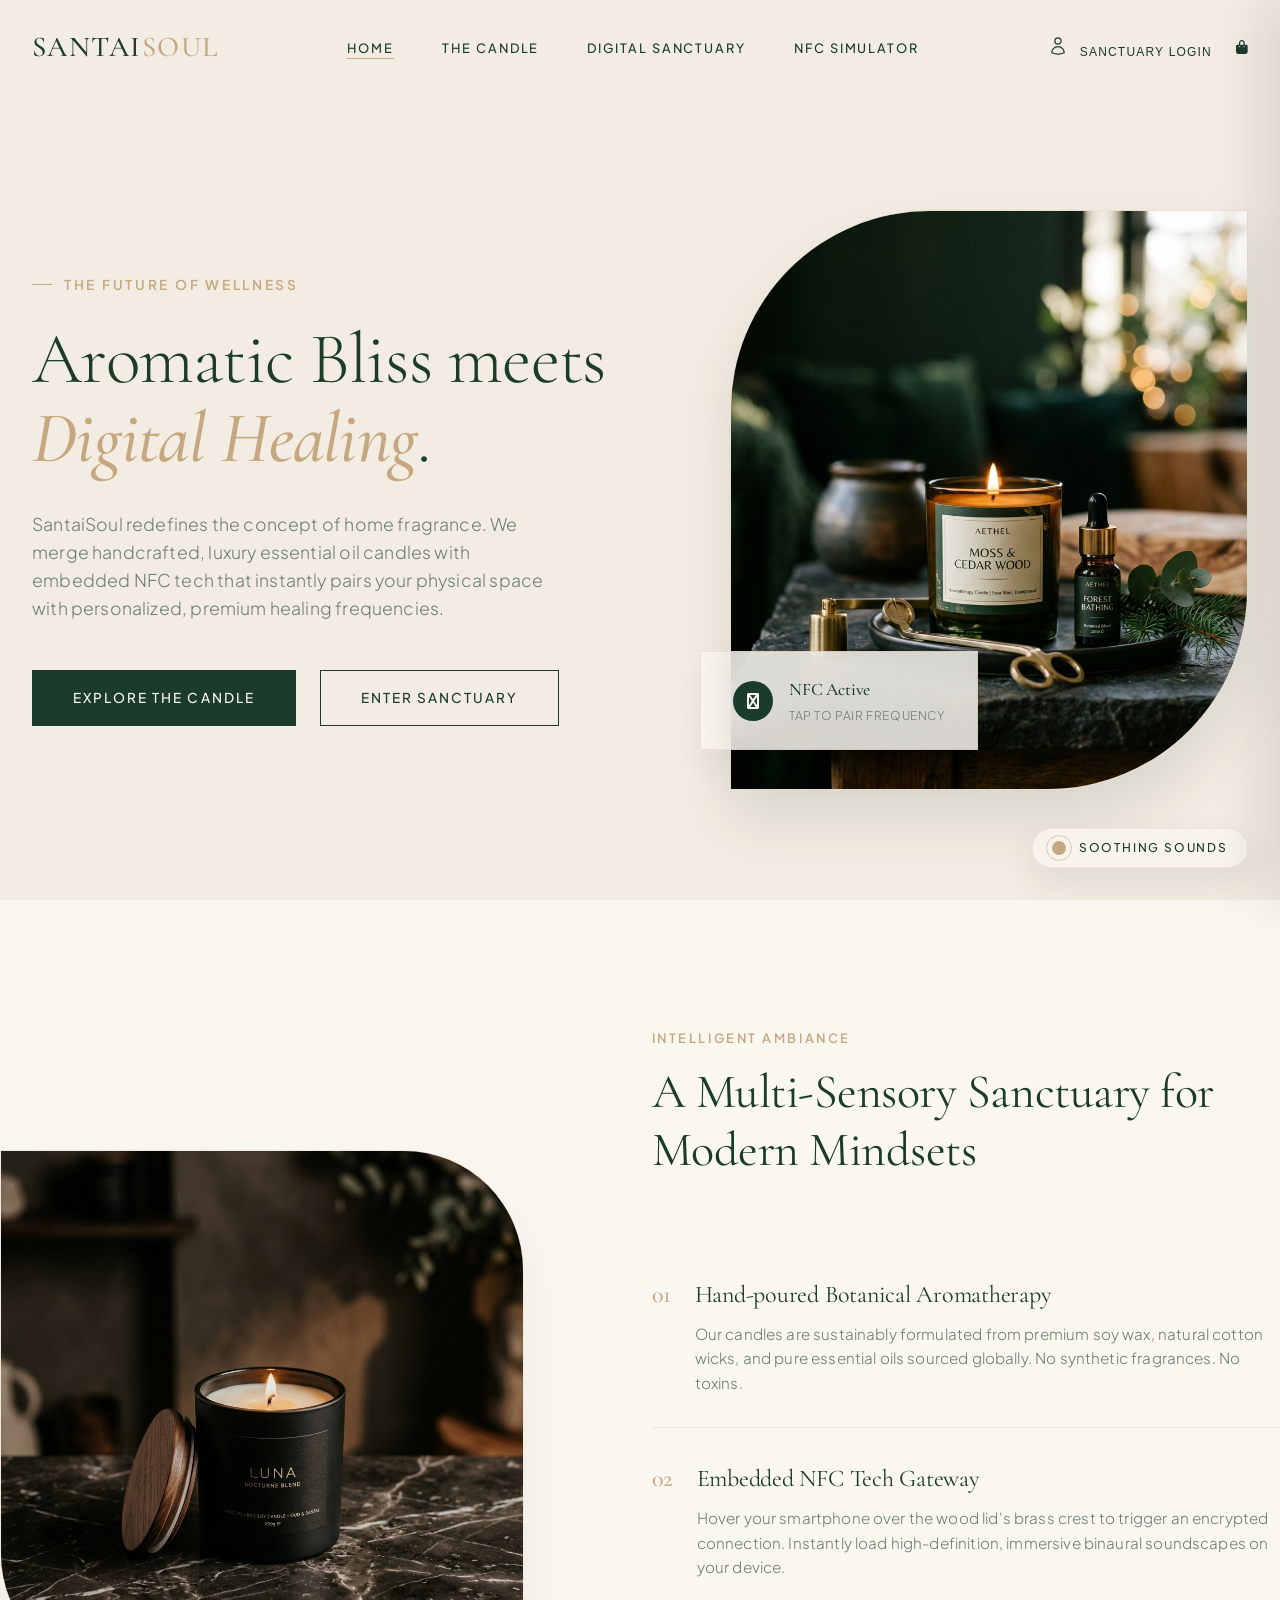
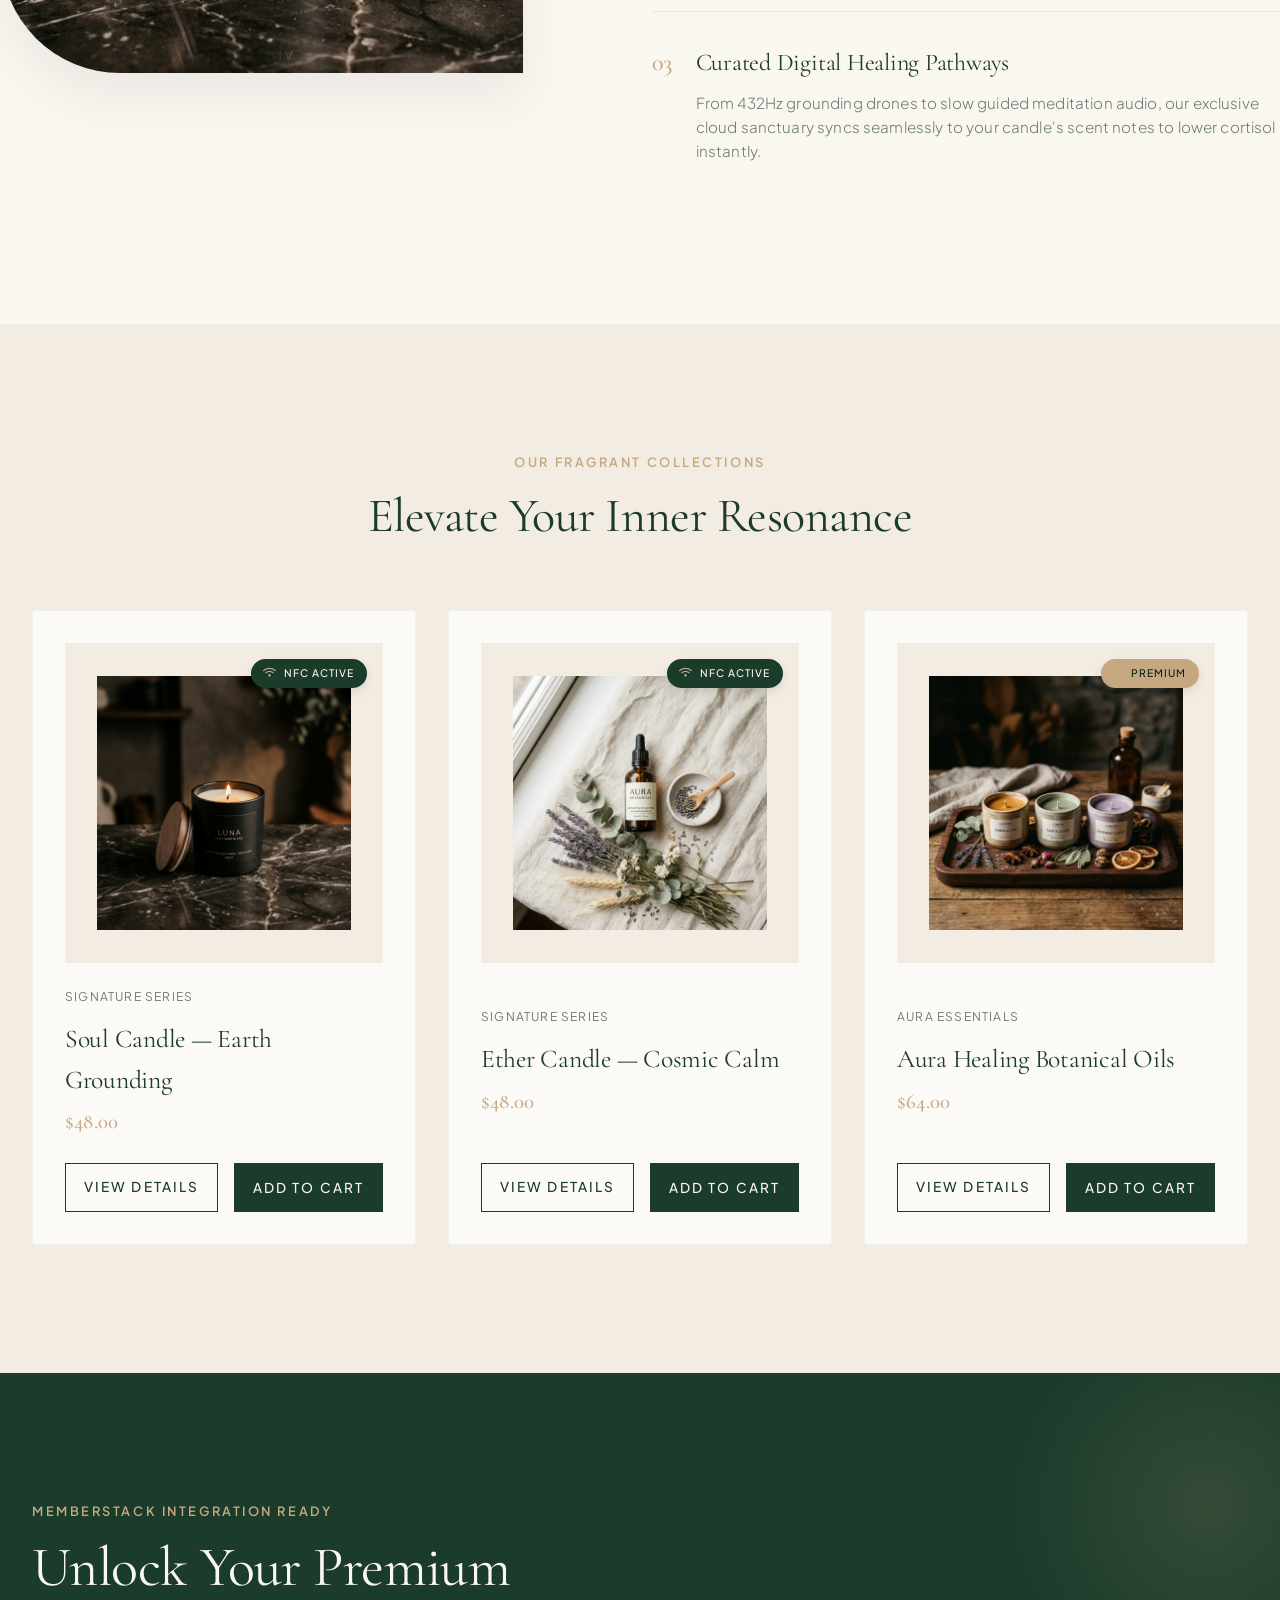
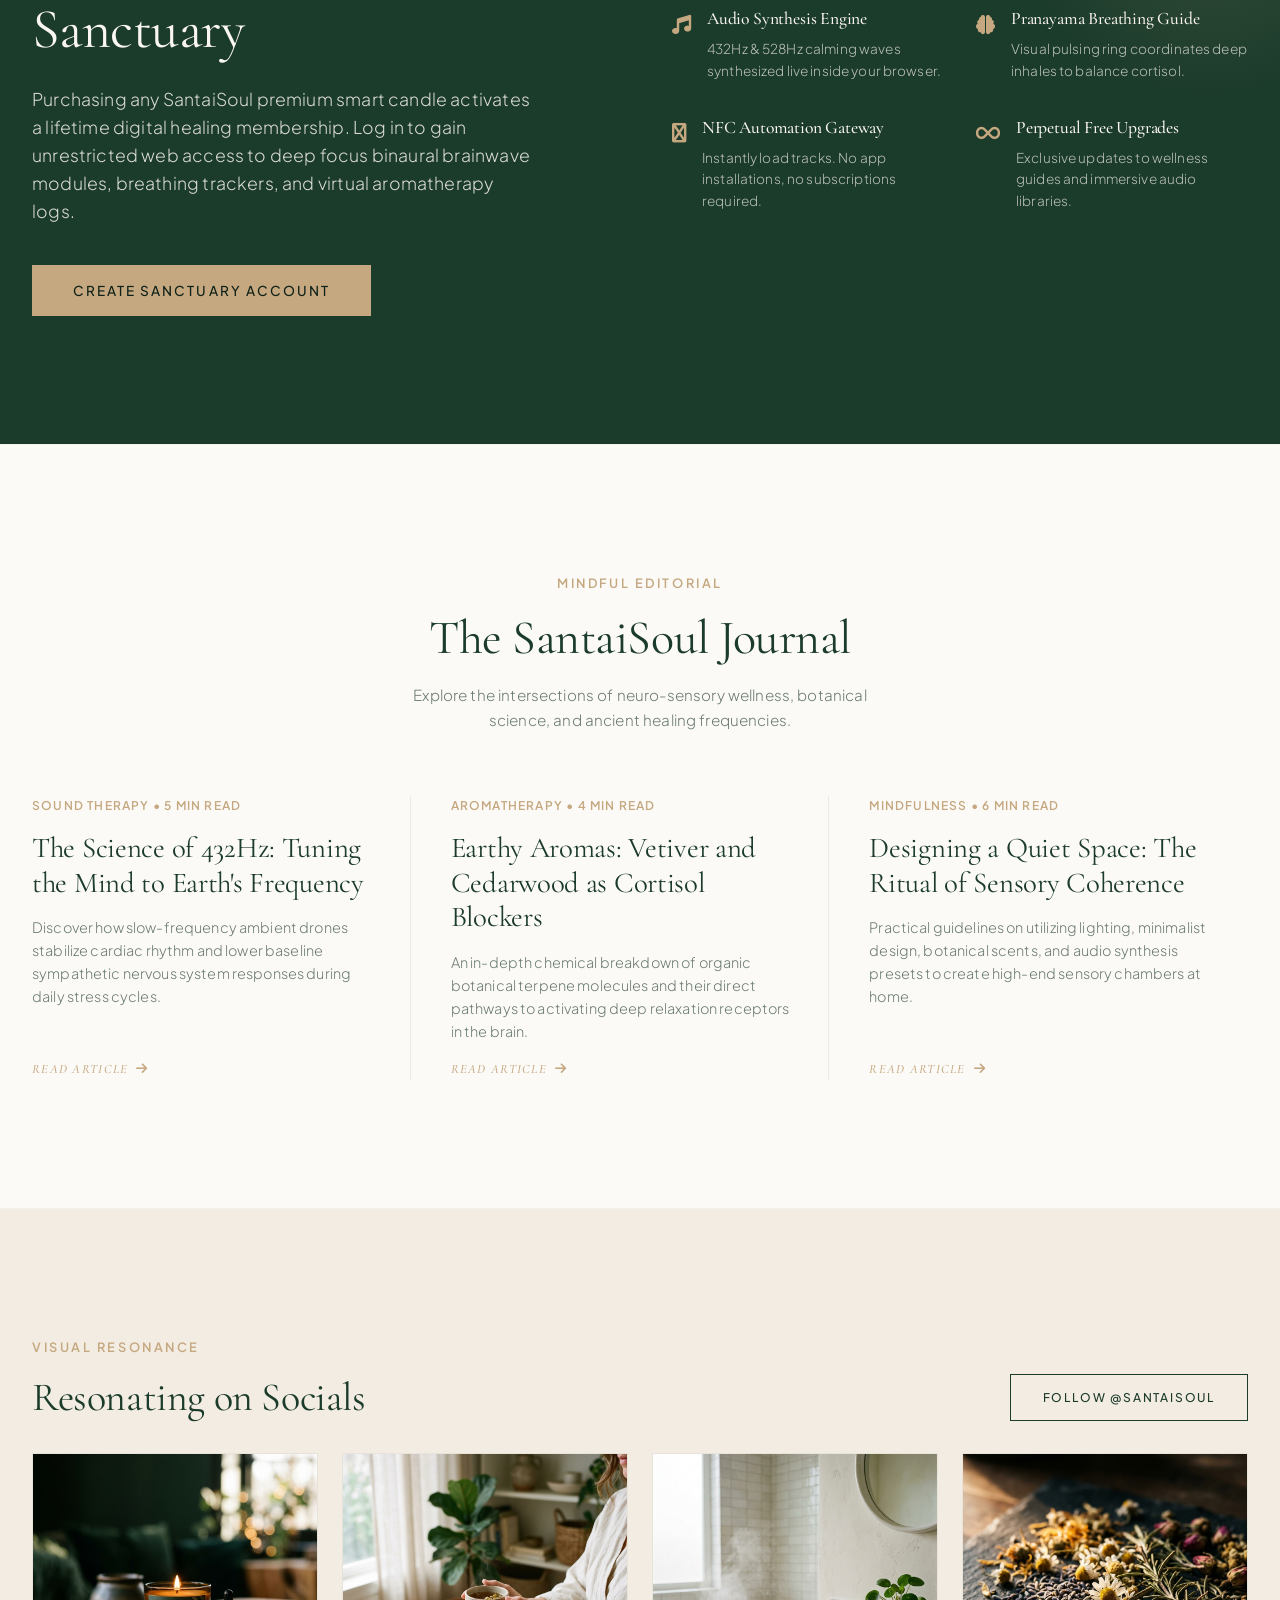
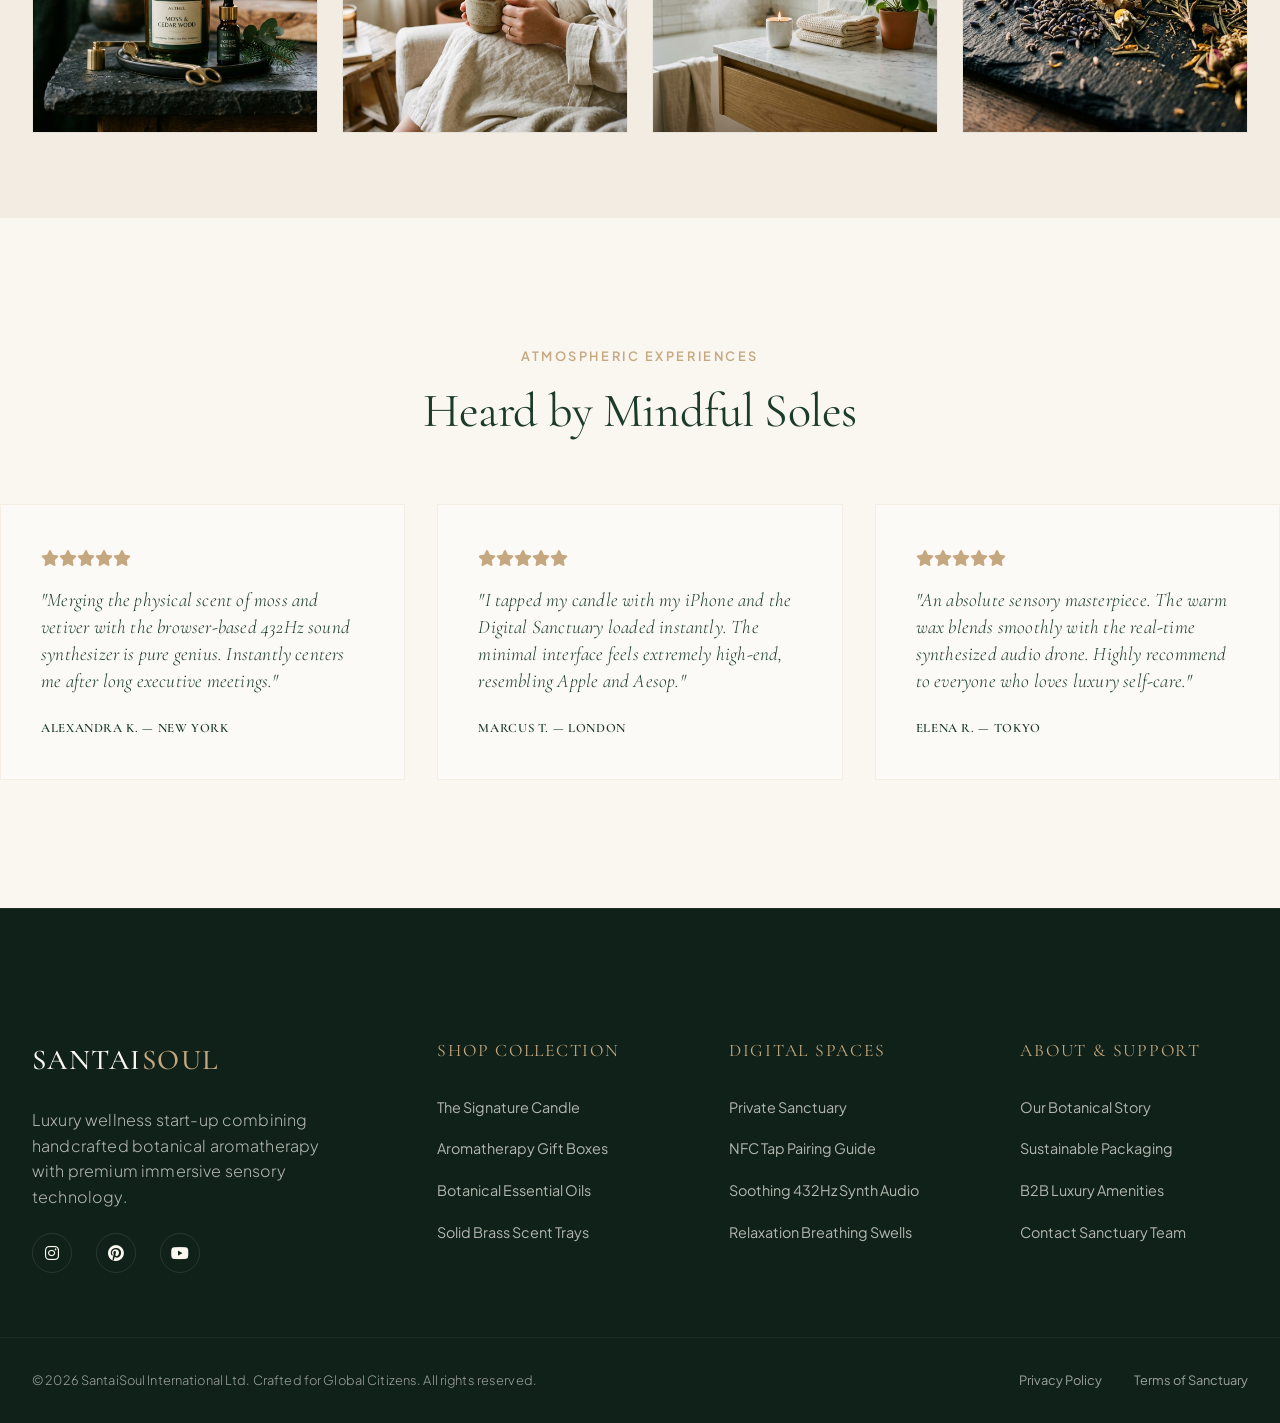
<file: index.html>
<!DOCTYPE html>
<html lang="en">
<head>
  <meta charset="UTF-8">
  <meta name="viewport" content="width=device-width, initial-scale=1.0">
  <title>SantaiSoul — Luxury Aromatherapy & Digital Healing Sanctuary</title>
  <meta name="description" content="SantaiSoul merges organic aromatherapy with premium digital healing. Experience handcrafted luxury candles paired with immersive NFC-enabled sonic soundscapes.">
  
  <!-- CSS Stylesheets -->
  <link rel="stylesheet" href="assets/css/style.css">
  
  <!-- FontAwesome for Icons -->
  <link rel="stylesheet" href="https://cdnjs.cloudflare.com/ajax/libs/font-awesome/6.4.0/css/all.min.css">
</head>
<body>

  <!-- --- PREMIUM NAVIGATION HEADER --- -->
  <header>
    <div class="container nav-container">
      <a href="index.html" class="logo" id="site-logo">SANTAI<span>SOUL</span></a>
      
      <nav>
        <ul class="nav-links">
          <li><a href="index.html" class="active" id="nav-home">Home</a></li>
          <li><a href="product.html" id="nav-shop">The Candle</a></li>
          <li><a href="membership.html" id="nav-sanctuary">Digital Sanctuary</a></li>
          <li><a href="nfc-tap.html" id="nav-nfc">NFC Simulator</a></li>
        </ul>
      </nav>
      
      <div class="nav-actions">
        <button class="nav-action-btn" id="login-nav-btn" aria-label="Sanctuary Login">
          <i class="fa-regular fa-user"></i>
        </button>
        <button class="nav-action-btn" id="cart-toggle" aria-label="Shopping Bag">
          <i class="fa-solid fa-bag-shopping"></i>
          <span class="cart-count" style="display: none;">0</span>
        </button>
      </div>
    </div>
  </header>

  <!-- --- HERO SECTION --- -->
  <section class="hero">
    <div class="container hero-grid">
      <div class="hero-content">
        <span class="hero-subtitle">The Future of Wellness</span>
        <h1 class="hero-title">Aromatic Bliss meets <br><span class="gold-accent-text">Digital Healing</span>.</h1>
        <p class="hero-desc">SantaiSoul redefines the concept of home fragrance. We merge handcrafted, luxury essential oil candles with embedded NFC tech that instantly pairs your physical space with personalized, premium healing frequencies.</p>
        <div class="hero-actions">
          <a href="product.html" class="btn-premium solid-green" id="hero-cta-primary">Explore The Candle</a>
          <a href="membership.html" class="btn-premium outline-green" id="hero-cta-secondary">Enter Sanctuary</a>
        </div>
      </div>
      <div class="hero-image-wrapper">
        <div class="hero-image-container">
          <img src="assets/images/hero.png" alt="SantaiSoul Luxury Aromatherapy & Healing Candle" id="hero-display-img">
        </div>
        <div class="hero-badge">
          <div class="hero-badge-icon">
            <i class="fa-solid fa-nfc-symbol"></i>
          </div>
          <div class="hero-badge-text">
            <h4>NFC Active</h4>
            <p>Tap to pair frequency</p>
          </div>
        </div>
      </div>
    </div>
  </section>

  <!-- --- STORY & CONCEPT SECTION (AESOP AESTHETIC) --- -->
  <section class="section container">
    <div class="concept-grid">
      <div class="concept-left">
        <img src="assets/images/product-1.png" alt="Luxury handcrafted candle in a moody setting" style="filter: brightness(95%);">
      </div>
      <div class="concept-right">
        <div class="section-title-wrapper">
          <span class="section-subtitle">Intelligent Ambiance</span>
          <h2 class="section-title">A Multi-Sensory Sanctuary for Modern Mindsets</h2>
        </div>
        
        <div class="concept-card">
          <div class="concept-num">01</div>
          <div class="concept-body">
            <h3>Hand-poured Botanical Aromatherapy</h3>
            <p>Our candles are sustainably formulated from premium soy wax, natural cotton wicks, and pure essential oils sourced globally. No synthetic fragrances. No toxins.</p>
          </div>
        </div>

        <div class="concept-card">
          <div class="concept-num">02</div>
          <div class="concept-body">
            <h3>Embedded NFC Tech Gateway</h3>
            <p>Hover your smartphone over the wood lid's brass crest to trigger an encrypted connection. Instantly load high-definition, immersive binaural soundscapes on your device.</p>
          </div>
        </div>

        <div class="concept-card">
          <div class="concept-num">03</div>
          <div class="concept-body">
            <h3>Curated Digital Healing Pathways</h3>
            <p>From 432Hz grounding drones to slow guided meditation audio, our exclusive cloud sanctuary syncs seamlessly to your candle's scent notes to lower cortisol instantly.</p>
          </div>
        </div>
      </div>
    </div>
  </section>

  <!-- --- E-COMMERCE / PRODUCTS PREVIEW SECTION --- -->
  <section class="section" style="background-color: var(--color-cream-dark);">
    <div class="container">
      <div class="section-title-wrapper text-center" style="margin: 0 auto var(--spacing-lg);">
        <span class="section-subtitle">Our Fragrant Collections</span>
        <h2 class="section-title">Elevate Your Inner Resonance</h2>
      </div>
      
      <div class="product-showcase-grid">
        <!-- Core Candle Card -->
        <div class="product-card">
          <div class="product-card-img">
            <img src="assets/images/product-1.png" alt="Soul Candle - Grounding Moss" style="width: 80%; object-fit: contain;">
            <div class="nfc-badge-pill">
              <i class="fa-solid fa-wifi"></i> NFC Active
            </div>
          </div>
          <div class="product-card-info">
            <span class="product-card-cat">Signature Series</span>
            <h3 class="product-card-title">Soul Candle — Earth Grounding</h3>
            <p class="product-card-price">$48.00</p>
          </div>
          <div style="display: flex; gap: 1rem;">
            <a href="product.html" class="btn-premium outline-green" style="flex-grow: 1; padding: 0.8rem 1rem;">View Details</a>
            <button onclick="addToCart('soul-candle', 'Soul Candle — Earth Grounding', 48.00, 'assets/images/product-1.png')" class="btn-premium solid-green" style="flex-grow: 1; padding: 0.8rem 1rem;">Add to Cart</button>
          </div>
        </div>

        <!-- Aromatherapy Item 2 -->
        <div class="product-card">
          <div class="product-card-img">
            <img src="assets/images/product-2.png" alt="Ether Candle - Cosmic Calm botanical oils" style="width: 80%; object-fit: contain;">
            <div class="nfc-badge-pill">
              <i class="fa-solid fa-wifi"></i> NFC Active
            </div>
          </div>
          <div class="product-card-info">
            <span class="product-card-cat">Signature Series</span>
            <h3 class="product-card-title">Ether Candle — Cosmic Calm</h3>
            <p class="product-card-price">$48.00</p>
          </div>
          <div style="display: flex; gap: 1rem;">
            <a href="product.html" class="btn-premium outline-green" style="flex-grow: 1; padding: 0.8rem 1rem;">View Details</a>
            <button onclick="addToCart('ether-candle', 'Ether Candle — Cosmic Calm', 48.00, 'assets/images/product-2.png')" class="btn-premium solid-green" style="flex-grow: 1; padding: 0.8rem 1rem;">Add to Cart</button>
          </div>
        </div>

        <!-- Aromatherapy Item 3 -->
        <div class="product-card">
          <div class="product-card-img">
            <img src="assets/images/product-3.png" alt="Aura Healing Gift Set with ceramic candles" style="width: 80%; object-fit: contain;">
            <div class="nfc-badge-pill" style="background-color: var(--color-gold-accent); color: var(--color-green-dark);">
              <i class="fa-solid fa-gem"></i> Premium
            </div>
          </div>
          <div class="product-card-info">
            <span class="product-card-cat">Aura Essentials</span>
            <h3 class="product-card-title">Aura Healing Botanical Oils</h3>
            <p class="product-card-price">$64.00</p>
          </div>
          <div style="display: flex; gap: 1rem;">
            <a href="product.html" class="btn-premium outline-green" style="flex-grow: 1; padding: 0.8rem 1rem;">View Details</a>
            <button onclick="addToCart('aura-oils', 'Aura Healing Botanical Oils', 64.00, 'assets/images/product-3.png')" class="btn-premium solid-green" style="flex-grow: 1; padding: 0.8rem 1rem;">Add to Cart</button>
          </div>
        </div>
      </div>
    </div>
  </section>

  <!-- --- THE MEMBERSTACK GATED ECOSYSTEM BANNER --- -->
  <section class="membership-cta">
    <div class="container membership-cta-grid">
      <div class="membership-cta-text">
        <span class="section-subtitle" style="color: var(--color-gold-accent);">Memberstack Integration ready</span>
        <h2>Unlock Your Premium Sanctuary</h2>
        <p>Purchasing any SantaiSoul premium smart candle activates a lifetime digital healing membership. Log in to gain unrestricted web access to deep focus binaural brainwave modules, breathing trackers, and virtual aromatherapy logs.</p>
        <button onclick="triggerMSModal('signup')" class="btn-premium solid-gold" id="membership-banner-cta">Create Sanctuary Account</button>
      </div>
      <div>
        <ul class="membership-features-list">
          <li class="membership-feat-item">
            <div class="membership-feat-icon"><i class="fa-solid fa-music"></i></div>
            <div class="membership-feat-desc">
              <h4>Audio Synthesis Engine</h4>
              <p>432Hz & 528Hz calming waves synthesized live inside your browser.</p>
            </div>
          </li>
          <li class="membership-feat-item">
            <div class="membership-feat-icon"><i class="fa-solid fa-brain"></i></div>
            <div class="membership-feat-desc">
              <h4>Pranayama Breathing Guide</h4>
              <p>Visual pulsing ring coordinates deep inhales to balance cortisol.</p>
            </div>
          </li>
          <li class="membership-feat-item">
            <div class="membership-feat-icon"><i class="fa-solid fa-nfc-symbol"></i></div>
            <div class="membership-feat-desc">
              <h4>NFC Automation Gateway</h4>
              <p>Instantly load tracks. No app installations, no subscriptions required.</p>
            </div>
          </li>
          <li class="membership-feat-item">
            <div class="membership-feat-icon"><i class="fa-solid fa-infinity"></i></div>
            <div class="membership-feat-desc">
              <h4>Perpetual Free Upgrades</h4>
              <p>Exclusive updates to wellness guides and immersive audio libraries.</p>
            </div>
          </li>
        </ul>
      </div>
    </div>
  </section>

  <!-- --- SANTAISOUL JOURNAL & EDITORIAL (BLOG) --- -->
  <section class="section" style="background-color: var(--color-cream-light); border-top: 1px solid rgba(27, 59, 43, 0.05); border-bottom: 1px solid rgba(27, 59, 43, 0.05);">
    <div class="container">
      <div class="section-title-wrapper text-center" style="margin: 0 auto var(--spacing-lg);">
        <span class="section-subtitle">Mindful Editorial</span>
        <h2 class="section-title">The SantaiSoul Journal</h2>
        <p style="color: var(--color-text-muted); font-size: 0.95rem; max-width: 500px; margin: 1rem auto 0;">Explore the intersections of neuro-sensory wellness, botanical science, and ancient healing frequencies.</p>
      </div>

      <div class="product-showcase-grid" style="gap: 2.5rem;">
        <!-- Journal Card 1 -->
        <article style="display: flex; flex-direction: column; gap: 1rem; border-right: 1px solid rgba(27, 59, 43, 0.08); padding-right: 2rem;">
          <span style="font-size: 0.75rem; text-transform: uppercase; letter-spacing: 0.1em; color: var(--color-gold-accent); font-weight: 600;">Sound Therapy &bull; 5 Min Read</span>
          <h3 style="font-family: var(--font-serif); font-size: 1.8rem; line-height: 1.2;"><a href="#" style="color: var(--color-green-primary); transition: var(--transition-fast);">The Science of 432Hz: Tuning the Mind to Earth's Frequency</a></h3>
          <p style="color: var(--color-text-muted); font-size: 0.9rem; font-weight: 300;">Discover how slow-frequency ambient drones stabilize cardiac rhythm and lower baseline sympathetic nervous system responses during daily stress cycles.</p>
          <a href="#" class="gold-accent-text" style="font-size: 0.8rem; text-transform: uppercase; letter-spacing: 0.1em; margin-top: auto; display: flex; align-items: center; gap: 0.5rem;">Read Article <i class="fa-solid fa-arrow-right"></i></a>
        </article>

        <!-- Journal Card 2 -->
        <article style="display: flex; flex-direction: column; gap: 1rem; border-right: 1px solid rgba(27, 59, 43, 0.08); padding-right: 2rem;">
          <span style="font-size: 0.75rem; text-transform: uppercase; letter-spacing: 0.1em; color: var(--color-gold-accent); font-weight: 600;">Aromatherapy &bull; 4 Min Read</span>
          <h3 style="font-family: var(--font-serif); font-size: 1.8rem; line-height: 1.2;"><a href="#" style="color: var(--color-green-primary); transition: var(--transition-fast);">Earthy Aromas: Vetiver and Cedarwood as Cortisol Blockers</a></h3>
          <p style="color: var(--color-text-muted); font-size: 0.9rem; font-weight: 300;">An in-depth chemical breakdown of organic botanical terpene molecules and their direct pathways to activating deep relaxation receptors in the brain.</p>
          <a href="#" class="gold-accent-text" style="font-size: 0.8rem; text-transform: uppercase; letter-spacing: 0.1em; margin-top: auto; display: flex; align-items: center; gap: 0.5rem;">Read Article <i class="fa-solid fa-arrow-right"></i></a>
        </article>

        <!-- Journal Card 3 -->
        <article style="display: flex; flex-direction: column; gap: 1rem; padding-right: 2rem;">
          <span style="font-size: 0.75rem; text-transform: uppercase; letter-spacing: 0.1em; color: var(--color-gold-accent); font-weight: 600;">Mindfulness &bull; 6 Min Read</span>
          <h3 style="font-family: var(--font-serif); font-size: 1.8rem; line-height: 1.2;"><a href="#" style="color: var(--color-green-primary); transition: var(--transition-fast);">Designing a Quiet Space: The Ritual of Sensory Coherence</a></h3>
          <p style="color: var(--color-text-muted); font-size: 0.9rem; font-weight: 300;">Practical guidelines on utilizing lighting, minimalist design, botanical scents, and audio synthesis presets to create high-end sensory chambers at home.</p>
          <a href="#" class="gold-accent-text" style="font-size: 0.8rem; text-transform: uppercase; letter-spacing: 0.1em; margin-top: auto; display: flex; align-items: center; gap: 0.5rem;">Read Article <i class="fa-solid fa-arrow-right"></i></a>
        </article>
      </div>
    </div>
  </section>

  <!-- --- AESTHETIC SOCIAL GRID (INSTAGRAM PREVIEW) --- -->
  <section class="section" style="background-color: var(--color-cream-dark); padding-bottom: calc(var(--spacing-xl) / 1.5);">
    <div class="container">
      <div style="display: flex; justify-content: space-between; align-items: flex-end; margin-bottom: var(--spacing-md);">
        <div>
          <span class="section-subtitle">Visual Resonance</span>
          <h2 class="section-title" style="font-size: 2.5rem;">Resonating on Socials</h2>
        </div>
        <a href="#" class="btn-premium outline-green" style="padding: 0.8rem 2rem; font-size: 0.75rem;">Follow @SantaiSoul</a>
      </div>

      <div style="display: grid; grid-template-columns: repeat(4, 1fr); gap: 1.5rem;">
        <!-- Social Post 1 -->
        <div style="position: relative; overflow: hidden; height: 280px; border: 1px solid rgba(27, 59, 43, 0.05);">
          <img src="assets/images/hero.png" alt="SantaiSoul candle lifestyle" style="width:100%; height:100%; object-fit:cover; transition: var(--transition-slow);">
          <div style="position: absolute; top:0; left:0; width:100%; height:100%; background: rgba(15, 33, 24, 0.4); opacity: 0; display:flex; align-items:center; justify-content:center; color: white; transition: var(--transition-fast); cursor:pointer;" onmouseover="this.style.opacity=1" onmouseout="this.style.opacity=0">
            <span style="font-size: 0.85rem; text-transform:uppercase; letter-spacing:0.1em;"><i class="fa-brands fa-instagram"></i> View Post</span>
          </div>
        </div>

        <!-- Social Post 2 -->
        <div style="position: relative; overflow: hidden; height: 280px; border: 1px solid rgba(27, 59, 43, 0.05);">
          <img src="assets/images/social-1.png" alt="Serene wellness tea ritual" style="width:100%; height:100%; object-fit:cover; transition: var(--transition-slow);">
          <div style="position: absolute; top:0; left:0; width:100%; height:100%; background: rgba(15, 33, 24, 0.4); opacity: 0; display:flex; align-items:center; justify-content:center; color: white; transition: var(--transition-fast); cursor:pointer;" onmouseover="this.style.opacity=1" onmouseout="this.style.opacity=0">
            <span style="font-size: 0.85rem; text-transform:uppercase; letter-spacing:0.1em;"><i class="fa-brands fa-instagram"></i> View Post</span>
          </div>
        </div>

        <!-- Social Post 3 -->
        <div style="position: relative; overflow: hidden; height: 280px; border: 1px solid rgba(27, 59, 43, 0.05);">
          <img src="assets/images/social-2.png" alt="Minimalist spa bathroom with candle" style="width:100%; height:100%; object-fit:cover; transition: var(--transition-slow);">
          <div style="position: absolute; top:0; left:0; width:100%; height:100%; background: rgba(15, 33, 24, 0.4); opacity: 0; display:flex; align-items:center; justify-content:center; color: white; transition: var(--transition-fast); cursor:pointer;" onmouseover="this.style.opacity=1" onmouseout="this.style.opacity=0">
            <span style="font-size: 0.85rem; text-transform:uppercase; letter-spacing:0.1em;"><i class="fa-brands fa-instagram"></i> View Post</span>
          </div>
        </div>

        <!-- Social Post 4 -->
        <div style="position: relative; overflow: hidden; height: 280px; border: 1px solid rgba(27, 59, 43, 0.05);">
          <img src="assets/images/social-3.png" alt="Botanical herbs and dried flowers" style="width:100%; height:100%; object-fit:cover; transition: var(--transition-slow);">
          <div style="position: absolute; top:0; left:0; width:100%; height:100%; background: rgba(15, 33, 24, 0.4); opacity: 0; display:flex; align-items:center; justify-content:center; color: white; transition: var(--transition-fast); cursor:pointer;" onmouseover="this.style.opacity=1" onmouseout="this.style.opacity=0">
            <span style="font-size: 0.85rem; text-transform:uppercase; letter-spacing:0.1em;"><i class="fa-brands fa-instagram"></i> View Post</span>
          </div>
        </div>
      </div>
    </div>
  </section>

  <!-- --- REAL CUSTOMERS REVIEWS GRID --- -->
  <section class="section container">
    <div class="section-title-wrapper text-center" style="margin: 0 auto var(--spacing-lg);">
      <span class="section-subtitle">Atmospheric Experiences</span>
      <h2 class="section-title">Heard by Mindful Soles</h2>
    </div>
    
    <div class="product-showcase-grid" style="grid-template-columns: repeat(3, 1fr); gap: 2rem;">
      <div style="background-color: var(--color-cream-light); border: 1px solid rgba(197, 168, 128, 0.15); padding: 2.5rem; text-align: left;">
        <div style="color: var(--color-gold-accent); margin-bottom: 1rem;">
          <i class="fa-solid fa-star"></i><i class="fa-solid fa-star"></i><i class="fa-solid fa-star"></i><i class="fa-solid fa-star"></i><i class="fa-solid fa-star"></i>
        </div>
        <p style="font-style: italic; font-family: var(--font-serif); font-size: 1.2rem; line-height: 1.4; margin-bottom: 1.5rem; color: var(--color-green-primary);">"Merging the physical scent of moss and vetiver with the browser-based 432Hz sound synthesizer is pure genius. Instantly centers me after long executive meetings."</p>
        <h4 style="font-weight: 600; text-transform: uppercase; font-size: 0.8rem; letter-spacing: 0.05em;">Alexandra K. — New York</h4>
      </div>

      <div style="background-color: var(--color-cream-light); border: 1px solid rgba(197, 168, 128, 0.15); padding: 2.5rem; text-align: left;">
        <div style="color: var(--color-gold-accent); margin-bottom: 1rem;">
          <i class="fa-solid fa-star"></i><i class="fa-solid fa-star"></i><i class="fa-solid fa-star"></i><i class="fa-solid fa-star"></i><i class="fa-solid fa-star"></i>
        </div>
        <p style="font-style: italic; font-family: var(--font-serif); font-size: 1.2rem; line-height: 1.4; margin-bottom: 1.5rem; color: var(--color-green-primary);">"I tapped my candle with my iPhone and the Digital Sanctuary loaded instantly. The minimal interface feels extremely high-end, resembling Apple and Aesop."</p>
        <h4 style="font-weight: 600; text-transform: uppercase; font-size: 0.8rem; letter-spacing: 0.05em;">Marcus T. — London</h4>
      </div>

      <div style="background-color: var(--color-cream-light); border: 1px solid rgba(197, 168, 128, 0.15); padding: 2.5rem; text-align: left;">
        <div style="color: var(--color-gold-accent); margin-bottom: 1rem;">
          <i class="fa-solid fa-star"></i><i class="fa-solid fa-star"></i><i class="fa-solid fa-star"></i><i class="fa-solid fa-star"></i><i class="fa-solid fa-star"></i>
        </div>
        <p style="font-style: italic; font-family: var(--font-serif); font-size: 1.2rem; line-height: 1.4; margin-bottom: 1.5rem; color: var(--color-green-primary);">"An absolute sensory masterpiece. The warm wax blends smoothly with the real-time synthesized audio drone. Highly recommend to everyone who loves luxury self-care."</p>
        <h4 style="font-weight: 600; text-transform: uppercase; font-size: 0.8rem; letter-spacing: 0.05em;">Elena R. — Tokyo</h4>
      </div>
    </div>
  </section>

  <!-- --- FOOTER --- -->
  <footer>
    <div class="container footer-grid">
      <div class="footer-brand-col">
        <a href="index.html" class="logo" style="color: var(--color-cream-primary);">SANTAI<span>SOUL</span></a>
        <p>Luxury wellness start-up combining handcrafted botanical aromatherapy with premium immersive sensory technology.</p>
        <div class="footer-socials">
          <a href="#" class="footer-social-link" aria-label="Instagram"><i class="fa-brands fa-instagram"></i></a>
          <a href="#" class="footer-social-link" aria-label="Pinterest"><i class="fa-brands fa-pinterest"></i></a>
          <a href="#" class="footer-social-link" aria-label="YouTube"><i class="fa-brands fa-youtube"></i></a>
        </div>
      </div>
      <div>
        <h4 class="footer-col-title">Shop Collection</h4>
        <ul class="footer-links">
          <li><a href="product.html">The Signature Candle</a></li>
          <li><a href="#">Aromatherapy Gift Boxes</a></li>
          <li><a href="#">Botanical Essential Oils</a></li>
          <li><a href="#">Solid Brass Scent Trays</a></li>
        </ul>
      </div>
      <div>
        <h4 class="footer-col-title">Digital Spaces</h4>
        <ul class="footer-links">
          <li><a href="membership.html">Private Sanctuary</a></li>
          <li><a href="nfc-tap.html">NFC Tap Pairing Guide</a></li>
          <li><a href="#">Soothing 432Hz Synth Audio</a></li>
          <li><a href="#">Relaxation Breathing Swells</a></li>
        </ul>
      </div>
      <div>
        <h4 class="footer-col-title">About & Support</h4>
        <ul class="footer-links">
          <li><a href="#">Our Botanical Story</a></li>
          <li><a href="#">Sustainable Packaging</a></li>
          <li><a href="#">B2B Luxury Amenities</a></li>
          <li><a href="#">Contact Sanctuary Team</a></li>
        </ul>
      </div>
    </div>
    <div class="container footer-bottom">
      <p>&copy; 2026 SantaiSoul International Ltd. Crafted for Global Citizens. All rights reserved.</p>
      <div style="display: flex; gap: 2rem;">
        <a href="#">Privacy Policy</a>
        <a href="#">Terms of Sanctuary</a>
      </div>
    </div>
  </footer>

  <!-- --- INTERACTIVE FLOATING AUDIO SYSTEM --- -->
  <div class="ambient-glow-player" id="global-sound-toggle">
    <div class="ambient-orb"></div>
    <span class="ambient-text" id="global-sound-label">Soothing Sounds</span>
  </div>

  <!-- --- SIDE BAR SHOPPING DRAWER --- -->
  <div class="cart-overlay" id="cart-overlay"></div>
  <div class="cart-drawer" id="cart-drawer">
    <div class="cart-header">
      <h3 class="cart-title">Your Sanctuary Bag</h3>
      <button class="close-cart-btn" id="close-cart"><i class="fa-solid fa-xmark"></i></button>
    </div>
    <div class="cart-items-wrapper" id="cart-items-container">
      <!-- Generated via JS -->
    </div>
    <div class="cart-footer">
      <div class="cart-subtotal-row">
        <span class="cart-subtotal-label">Subtotal</span>
        <span class="cart-subtotal-price" id="cart-subtotal">$0.00</span>
      </div>
      <button class="btn-premium solid-green" id="checkout-btn" style="width: 100%; display: none;">Checkout with Stripe</button>
    </div>
  </div>

  <!-- --- STRIPE CHECKOUT MODAL FRAME --- -->
  <div class="stripe-checkout-modal" id="stripe-checkout-modal">
    <div class="stripe-header">
      <div class="stripe-brand">
        <i class="fa-brands fa-stripe"></i> Stripe checkout
      </div>
      <button id="stripe-close" style="background:none; border:none; cursor:pointer; font-size:1.2rem;"><i class="fa-solid fa-xmark"></i></button>
    </div>
    <form id="stripe-payment-form" class="stripe-body">
      <div class="stripe-form-group">
        <label class="stripe-form-label" for="stripe-email">Email Address</label>
        <input type="email" id="stripe-email" class="stripe-input" placeholder="you@domain.com" required value="customer@globalwellness.com">
      </div>
      <div class="stripe-form-group">
        <label class="stripe-form-label">Credit Card Details</label>
        <div class="stripe-card-input-wrapper">
          <i class="fa-regular fa-credit-card" style="color: #635bff;"></i>
          <input type="text" class="stripe-input" placeholder="4242 4242 4242 4242" style="border:none; padding:0; flex-grow:1;" required value="4242 4242 4242 4242">
          <input type="text" placeholder="MM/YY" style="border:none; padding:0; width:50px; text-align:center;" required value="12/28">
          <input type="text" placeholder="CVC" style="border:none; padding:0; width:40px; text-align:center;" required value="123">
        </div>
      </div>
      <div class="stripe-form-group">
        <label class="stripe-form-label" for="stripe-name">Name on Card</label>
        <input type="text" id="stripe-name" class="stripe-input" placeholder="Victor Masterpiece" required value="Victor Masterpiece">
      </div>
      <button type="submit" id="stripe-submit-btn" class="stripe-submit-btn">Pay Now</button>
    </form>
  </div>

  <!-- --- MEMBERSTACK MODAL GATE --- -->
  <div class="memberstack-modal" id="memberstack-modal">
    <button class="ms-close-btn" id="ms-close"><i class="fa-solid fa-xmark"></i></button>
    <div class="ms-header">
      <h3 class="ms-logo" id="ms-modal-title">Join the <span>Sanctuary</span></h3>
      <p class="ms-subtitle" id="ms-modal-subtitle">Sign up to unlock custom digital healing pathways, meditations, and sensory tracks.</p>
    </div>
    <form class="ms-form" id="ms-form">
      <div class="ms-input-group" id="name-group">
        <label class="ms-label" for="ms-name">Full Name</label>
        <input type="text" id="ms-name" class="ms-input" placeholder="Victor Masterpiece" value="Victor Masterpiece">
      </div>
      <div class="ms-input-group">
        <label class="ms-label" for="ms-email">Email Address</label>
        <input type="email" id="ms-email" class="ms-input" placeholder="client@santaisoul.com" required value="client@santaisoul.com">
      </div>
      <div class="ms-input-group">
        <label class="ms-label" for="ms-pass">Password</label>
        <input type="password" id="ms-pass" class="ms-input" placeholder="••••••••" required value="comfortingscent432">
      </div>
      <button type="submit" id="ms-submit-btn" class="btn-premium solid-green" style="margin-top: 1rem; width:100%;">Begin Your Journey</button>
    </form>
    <p class="ms-footer-text" id="ms-switch-type">Already a member? <a href="#">Sign In</a></p>
  </div>

  <!-- JavaScript Scripts -->
  <script src="assets/js/main.js"></script>
  <script src="assets/js/audio.js"></script>
</body>
</html>
</file>
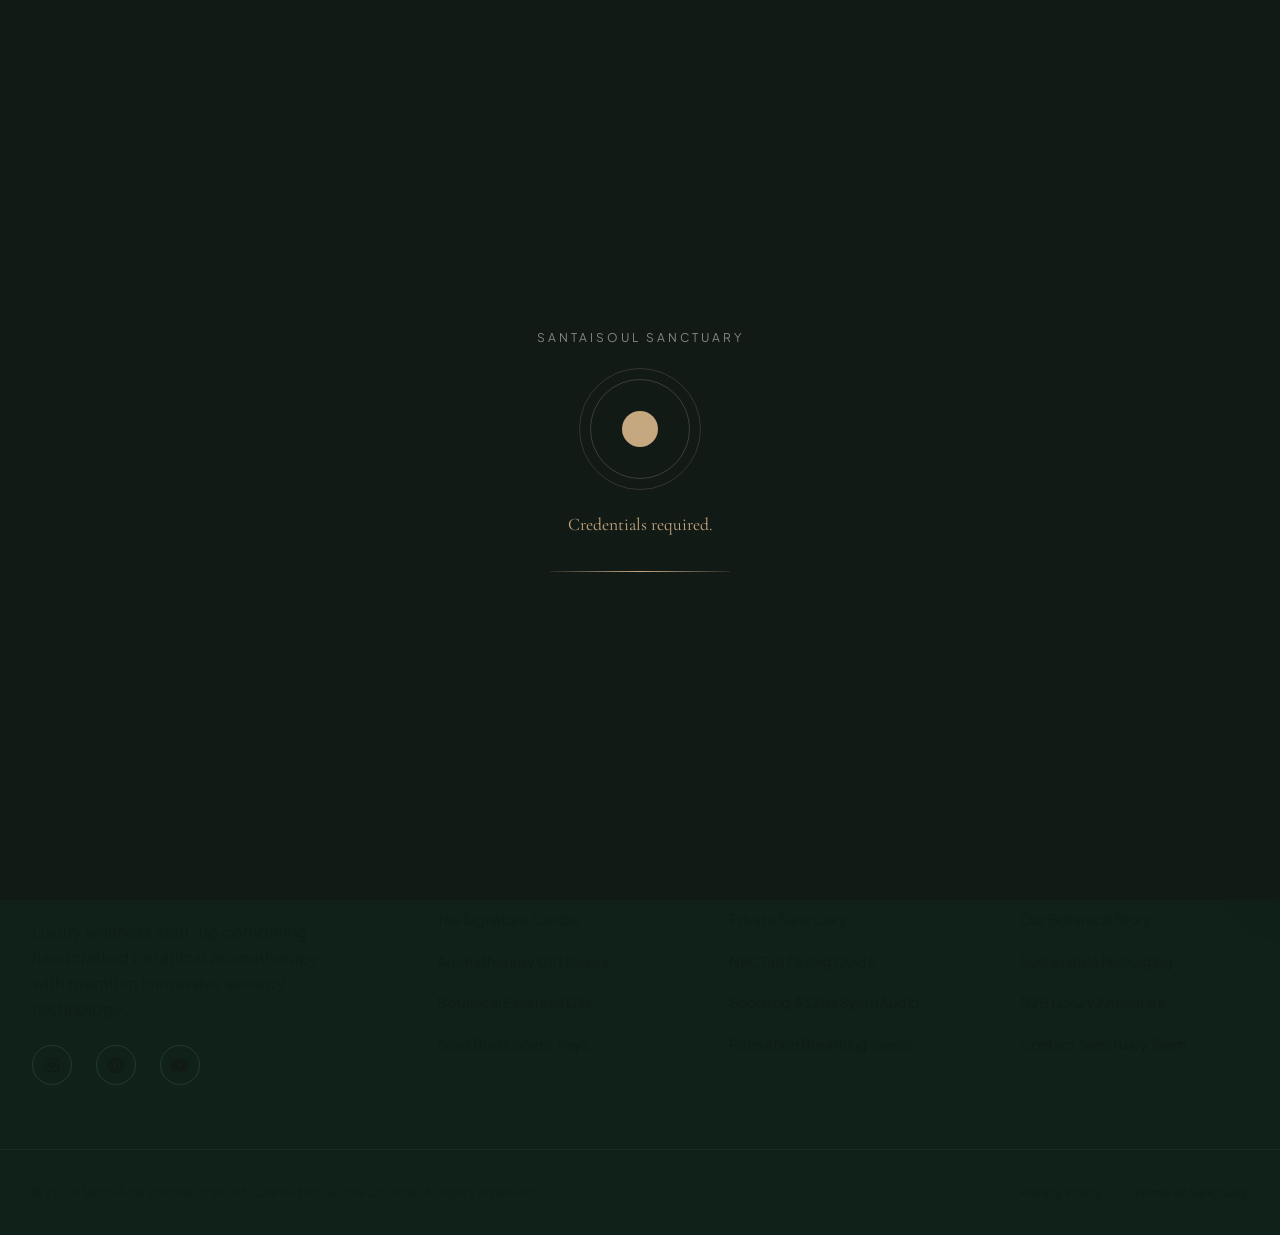
<file: membership.html>
<!DOCTYPE html>
<html lang="en">
<head>
  <meta charset="UTF-8">
  <meta name="viewport" content="width=device-width, initial-scale=1.0">
  <title>Your Digital Sanctuary | SantaiSoul Wellness</title>
  <meta name="description" content="Enter your private digital sanctuary. Stream handcrafted 432Hz/528Hz meditation soundscapes generated in real-time.">
  
  <!-- CSS Stylesheets -->
  <link rel="stylesheet" href="assets/css/style.css">
  
  <!-- FontAwesome for Icons -->
  <link rel="stylesheet" href="https://cdnjs.cloudflare.com/ajax/libs/font-awesome/6.4.0/css/all.min.css">

  <style>
    /* --- SANCTUARY VERIFICATION OVERLAY --- */
    #sanctuary-verify-overlay {
      position: fixed;
      inset: 0;
      z-index: 9999;
      background-color: var(--color-charcoal-dark);
      display: flex;
      flex-direction: column;
      align-items: center;
      justify-content: center;
      gap: 2rem;
      transition: opacity 0.8s cubic-bezier(0.16, 1, 0.3, 1);
    }
    #sanctuary-verify-overlay.fade-out {
      opacity: 0;
      pointer-events: none;
    }
    .verify-ring {
      width: 100px;
      height: 100px;
      border-radius: 50%;
      border: 1px solid rgba(197, 168, 128, 0.25);
      display: flex;
      align-items: center;
      justify-content: center;
      position: relative;
    }
    .verify-ring::before {
      content: '';
      position: absolute;
      inset: -12px;
      border-radius: 50%;
      border: 1px solid rgba(197, 168, 128, 0.12);
      animation: nfcWaves 2s cubic-bezier(0.16, 1, 0.3, 1) infinite;
    }
    .verify-ring::after {
      content: '';
      position: absolute;
      inset: -12px;
      border-radius: 50%;
      border: 1px solid rgba(197, 168, 128, 0.08);
      animation: nfcWaves 2s cubic-bezier(0.16, 1, 0.3, 1) infinite 1s;
    }
    .verify-ring-core {
      width: 36px;
      height: 36px;
      border-radius: 50%;
      background-color: var(--color-gold-accent);
      animation: breathingOrbPulse 2s ease-in-out infinite;
    }
    .verify-label {
      font-family: var(--font-sans);
      font-size: 0.75rem;
      text-transform: uppercase;
      letter-spacing: 0.25em;
      color: rgba(250, 246, 240, 0.5);
    }
    .verify-status {
      font-family: var(--font-serif);
      font-size: 1.1rem;
      color: var(--color-gold-accent);
      min-height: 1.5rem;
      transition: opacity 0.4s ease;
    }
    .verify-progress {
      width: 180px;
      height: 1px;
      background: rgba(250, 246, 240, 0.08);
      position: relative;
      overflow: hidden;
    }
    .verify-progress-bar {
      height: 100%;
      background: linear-gradient(90deg, transparent, var(--color-gold-accent), transparent);
      width: 0%;
      animation: verifyProgress 2.2s cubic-bezier(0.16, 1, 0.3, 1) forwards;
    }
    @keyframes verifyProgress {
      0%   { width: 0%; }
      60%  { width: 75%; }
      85%  { width: 90%; }
      100% { width: 100%; }
    }
  </style>
</head>
<body class="dark-mode"> <!-- Force cozy night mode for premium meditation vibes -->

  <!-- --- NAVIGATION --- -->
  <header>
    <div class="container nav-container">
      <a href="index.html" class="logo" style="color: var(--color-text-light);">SANTAI<span>SOUL</span></a>
      
      <nav>
        <ul class="nav-links">
          <li><a href="index.html" style="color: var(--color-text-light);">Home</a></li>
          <li><a href="product.html" style="color: var(--color-text-light);">The Candle</a></li>
          <li><a href="membership.html" class="active" style="color: var(--color-text-light);">Digital Sanctuary</a></li>
          <li><a href="nfc-tap.html" style="color: var(--color-text-light);">NFC Simulator</a></li>
        </ul>
      </nav>
      
      <div class="nav-actions">
        <button class="nav-action-btn" id="login-nav-btn" aria-label="Sanctuary Login" style="color: var(--color-text-light);">
          <i class="fa-regular fa-user"></i>
        </button>
        <button class="nav-action-btn" id="cart-toggle" aria-label="Shopping Bag" style="color: var(--color-text-light);">
          <i class="fa-solid fa-bag-shopping"></i>
          <span class="cart-count" style="display: none;">0</span>
        </button>
      </div>
    </div>
  </header>

  <!-- --- SANCTUARY VERIFICATION OVERLAY (always shown on load) --- -->
  <div id="sanctuary-verify-overlay">
    <span class="verify-label">SantaiSoul Sanctuary</span>
    <div class="verify-ring">
      <div class="verify-ring-core"></div>
    </div>
    <div class="verify-status" id="verify-status-text">Authenticating credentials...</div>
    <div class="verify-progress">
      <div class="verify-progress-bar"></div>
    </div>
  </div>

  <!-- --- MAIN GATEWAY CONTAINER --- -->
  <main class="container" style="padding-top: 140px; padding-bottom: 80px; min-height: 80vh;">
    
    <!-- --- STATE 1: GATED/LOCKED EXPERIENCE --- -->
    <div id="locked-sanctuary-view" class="sanctuary-locked-overlay" style="display: none;">
      <div class="locked-icon">
        <i class="fa-solid fa-lock"></i>
      </div>
      <h1 class="locked-title">Private Sanctuary Gate</h1>
      <p class="locked-desc">This premium healing gateway is reserved for SantaiSoul candle owners. Tap your physical candle's NFC lid to pair your device, or enter your member credentials below to unlock.</p>
      <div style="display:flex; gap:1.5rem;">
        <button onclick="triggerMSModal('login')" class="btn-premium solid-gold">Sign In</button>
        <button onclick="triggerMSModal('signup')" class="btn-premium outline-gold">Register Candle Code</button>
      </div>
    </div>

    <!-- --- STATE 2: ACTIVE PREMIUM DASHBOARD --- -->
    <div id="active-sanctuary-view" style="display: none;">
      
      <!-- Welcome Header -->
      <div class="dashboard-header">
        <div class="dashboard-user">
          <div class="user-avatar" id="user-initials">VS</div>
          <div class="user-details">
            <h2 id="user-welcome-title">Welcome, Victor Masterpiece</h2>
            <span>Active Premium Member</span>
          </div>
        </div>
        <div>
          <button onclick="logoutSanctuary()" class="btn-premium outline-gold" style="padding: 0.6rem 1.2rem; font-size:0.75rem;">Sign Out</button>
        </div>
      </div>

      <!-- Main Dashboard Grid -->
      <div class="sanctuary-grid">
        
        <!-- Web Audio Synthesizer Interface -->
        <div class="healing-player-container">
          <div class="breathing-ring-wrapper">
            <div class="breathing-ring">
              <div class="breathing-ring-core" id="breathing-ring-core"></div>
            </div>
          </div>
          <div class="breathing-state-txt" id="breathing-state-text">Sanctuary Paused</div>
          
          <div style="margin-top: 1.5rem; max-width: 480px; margin-bottom: 2rem;">
            <h3 id="dash-current-track-title" style="font-size: 1.8rem; color: var(--color-gold-accent); margin-bottom: 0.5rem;">Grounding Earth (432Hz)</h3>
            <p id="dash-current-track-desc" style="font-size: 0.85rem; color: rgba(250,246,240,0.6);">Deep earthy frequencies to calm the nervous system and release muscle tension.</p>
          </div>

          <!-- Controls -->
          <div class="player-controls">
            <button class="player-btn" onclick="healingSynth.triggerSingleChime()" title="Trigger Wind Bell">
              <i class="fa-solid fa-bell"></i>
            </button>
            <button class="player-btn play-pause" id="dash-play-pause" title="Play / Silence">
              <svg width="24" height="24" viewBox="0 0 24 24" fill="currentColor" style="color: var(--color-green-dark); margin-left: 3px;">
                <path d="M8 5v14l11-7z"/>
              </svg>
            </button>
            <button class="player-btn" onclick="toggleChimesToggle()" id="chimes-toggle" title="Toggle Auto Breeze" style="color: var(--color-gold-accent); border-color: var(--color-gold-accent);">
              <i class="fa-solid fa-wind"></i>
            </button>
          </div>
        </div>

        <!-- Audio Playlist presets selector -->
        <div class="playlist-container" style="background: rgba(250,246,240,0.02); border: 1px solid rgba(250,246,240,0.05); padding: 1.5rem; border-radius:8px;">
          <h4>Healing Frequencies presets</h4>
          
          <div class="playlist-track active" data-index="0">
            <div class="track-meta">
              <span class="track-number">01</span>
              <div>
                <div class="track-title">Grounding Earth (432Hz)</div>
                <div style="font-size:0.7rem; color: rgba(250,246,240,0.4); text-transform:uppercase; letter-spacing:0.05em;">Lichen & Moss Sync</div>
              </div>
            </div>
            <span class="track-duration"><i class="fa-solid fa-waveform"></i> Drone</span>
          </div>

          <div class="playlist-track" data-index="1">
            <div class="track-meta">
              <span class="track-number">02</span>
              <div>
                <div class="track-title">Celestial Calm (528Hz)</div>
                <div style="font-size:0.7rem; color: rgba(250,246,240,0.4); text-transform:uppercase; letter-spacing:0.05em;">Cosmic Lavender Sync</div>
              </div>
            </div>
            <span class="track-duration"><i class="fa-solid fa-waveform"></i> Solar</span>
          </div>

          <div class="playlist-track" data-index="2">
            <div class="track-meta">
              <span class="track-number">03</span>
              <div>
                <div class="track-title">Aura Cleansing (396Hz)</div>
                <div style="font-size:0.7rem; color: rgba(250,246,240,0.4); text-transform:uppercase; letter-spacing:0.05em;">Essential Botanical Sync</div>
              </div>
            </div>
            <span class="track-duration"><i class="fa-solid fa-waveform"></i> Sub-Bass</span>
          </div>

          <div style="margin-top: 2rem; border-top: 1px solid rgba(250,246,240,0.08); padding-top: 1.5rem;">
            <h4 style="border-bottom:none; margin-bottom: 0.5rem;">Aromatherapy Session Log</h4>
            <p style="font-size:0.8rem; color:rgba(250,246,240,0.5); margin-bottom: 1rem;">Log today's self-care pairing to record your cortisol trends.</p>
            <button onclick="logAromaSession()" class="btn-premium outline-gold" style="width:100%; padding:0.8rem 1rem; font-size:0.8rem;">Log Scent Session</button>
          </div>
        </div>

      </div>

    </div>

  </main>

  <!-- --- FOOTER --- -->
  <footer>
    <div class="container footer-grid">
      <div class="footer-brand-col">
        <a href="index.html" class="logo" style="color: var(--color-cream-primary);">SANTAI<span>SOUL</span></a>
        <p>Luxury wellness start-up combining handcrafted botanical aromatherapy with premium immersive sensory technology.</p>
        <div class="footer-socials">
          <a href="#" class="footer-social-link" aria-label="Instagram"><i class="fa-brands fa-instagram"></i></a>
          <a href="#" class="footer-social-link" aria-label="Pinterest"><i class="fa-brands fa-pinterest"></i></a>
          <a href="#" class="footer-social-link" aria-label="YouTube"><i class="fa-brands fa-youtube"></i></a>
        </div>
      </div>
      <div>
        <h4 class="footer-col-title">Shop Collection</h4>
        <ul class="footer-links">
          <li><a href="product.html">The Signature Candle</a></li>
          <li><a href="#">Aromatherapy Gift Boxes</a></li>
          <li><a href="#">Botanical Essential Oils</a></li>
          <li><a href="#">Solid Brass Scent Trays</a></li>
        </ul>
      </div>
      <div>
        <h4 class="footer-col-title">Digital Spaces</h4>
        <ul class="footer-links">
          <li><a href="membership.html">Private Sanctuary</a></li>
          <li><a href="nfc-tap.html">NFC Tap Pairing Guide</a></li>
          <li><a href="#">Soothing 432Hz Synth Audio</a></li>
          <li><a href="#">Relaxation Breathing Swells</a></li>
        </ul>
      </div>
      <div>
        <h4 class="footer-col-title">About & Support</h4>
        <ul class="footer-links">
          <li><a href="#">Our Botanical Story</a></li>
          <li><a href="#">Sustainable Packaging</a></li>
          <li><a href="#">B2B Luxury Amenities</a></li>
          <li><a href="#">Contact Sanctuary Team</a></li>
        </ul>
      </div>
    </div>
    <div class="container footer-bottom">
      <p>&copy; 2026 SantaiSoul International Ltd. Crafted for Global Citizens. All rights reserved.</p>
      <div style="display: flex; gap: 2rem;">
        <a href="#">Privacy Policy</a>
        <a href="#">Terms of Sanctuary</a>
      </div>
    </div>
  </footer>

  <!-- --- SIDE BAR SHOPPING DRAWER --- -->
  <div class="cart-overlay" id="cart-overlay"></div>
  <div class="cart-drawer" id="cart-drawer">
    <div class="cart-header">
      <h3 class="cart-title">Your Sanctuary Bag</h3>
      <button class="close-cart-btn" id="close-cart"><i class="fa-solid fa-xmark"></i></button>
    </div>
    <div class="cart-items-wrapper" id="cart-items-container">
      <!-- Generated via JS -->
    </div>
    <div class="cart-footer">
      <div class="cart-subtotal-row">
        <span class="cart-subtotal-label">Subtotal</span>
        <span class="cart-subtotal-price" id="cart-subtotal">$0.00</span>
      </div>
      <button class="btn-premium solid-green" id="checkout-btn" style="width: 100%; display: none;">Checkout with Stripe</button>
    </div>
  </div>

  <!-- --- STRIPE CHECKOUT MODAL FRAME --- -->
  <div class="stripe-checkout-modal" id="stripe-checkout-modal">
    <div class="stripe-header">
      <div class="stripe-brand">
        <i class="fa-brands fa-stripe"></i> Stripe checkout
      </div>
      <button id="stripe-close" style="background:none; border:none; cursor:pointer; font-size:1.2rem;"><i class="fa-solid fa-xmark"></i></button>
    </div>
    <form id="stripe-payment-form" class="stripe-body">
      <div class="stripe-form-group">
        <label class="stripe-form-label" for="stripe-email">Email Address</label>
        <input type="email" id="stripe-email" class="stripe-input" placeholder="you@domain.com" required value="customer@globalwellness.com">
      </div>
      <div class="stripe-form-group">
        <label class="stripe-form-label">Credit Card Details</label>
        <div class="stripe-card-input-wrapper">
          <i class="fa-regular fa-credit-card" style="color: #635bff;"></i>
          <input type="text" class="stripe-input" placeholder="4242 4242 4242 4242" style="border:none; padding:0; flex-grow:1;" required value="4242 4242 4242 4242">
          <input type="text" placeholder="MM/YY" style="border:none; padding:0; width:50px; text-align:center;" required value="12/28">
          <input type="text" placeholder="CVC" style="border:none; padding:0; width:40px; text-align:center;" required value="123">
        </div>
      </div>
      <div class="stripe-form-group">
        <label class="stripe-form-label" for="stripe-name">Name on Card</label>
        <input type="text" id="stripe-name" class="stripe-input" placeholder="Victor Masterpiece" required value="Victor Masterpiece">
      </div>
      <button type="submit" id="stripe-submit-btn" class="stripe-submit-btn">Pay Now</button>
    </form>
  </div>

  <!-- --- MEMBERSTACK MODAL GATE --- -->
  <div class="memberstack-modal" id="memberstack-modal">
    <button class="ms-close-btn" id="ms-close"><i class="fa-solid fa-xmark"></i></button>
    <div class="ms-header">
      <h3 class="ms-logo" id="ms-modal-title">Join the <span>Sanctuary</span></h3>
      <p class="ms-subtitle" id="ms-modal-subtitle">Sign up to unlock custom digital healing pathways, meditations, and sensory tracks.</p>
    </div>
    <form class="ms-form" id="ms-form">
      <div class="ms-input-group" id="name-group">
        <label class="ms-label" for="ms-name">Full Name</label>
        <input type="text" id="ms-name" class="ms-input" placeholder="Victor Masterpiece" value="Victor Masterpiece">
      </div>
      <div class="ms-input-group">
        <label class="ms-label" for="ms-email">Email Address</label>
        <input type="email" id="ms-email" class="ms-input" placeholder="client@santaisoul.com" required value="client@santaisoul.com">
      </div>
      <div class="ms-input-group">
        <label class="ms-label" for="ms-pass">Password</label>
        <input type="password" id="ms-pass" class="ms-input" placeholder="••••••••" required value="comfortingscent432">
      </div>
      <button type="submit" id="ms-submit-btn" class="btn-premium solid-green" style="margin-top: 1rem; width:100%;">Begin Your Journey</button>
    </form>
    <p class="ms-footer-text" id="ms-switch-type">Already a member? <a href="#">Sign In</a></p>
  </div>

  <!-- JavaScript Scripts -->
  <script src="assets/js/main.js"></script>
  <script src="assets/js/audio.js"></script>

  <script>
    // Premium Dashboard Authentication Guard
    document.addEventListener('DOMContentLoaded', () => {
      runSanctuaryVerification();
    });

    // Cinematic gate sequence — always runs regardless of auth state
    function runSanctuaryVerification() {
      const overlay = document.getElementById('sanctuary-verify-overlay');
      const statusText = document.getElementById('verify-status-text');
      const user = JSON.parse(localStorage.getItem('santaisoul_user'));

      // Animate status messages for cinematic feel
      const messages = [
        { t: 0,    msg: 'Authenticating credentials...' },
        { t: 700,  msg: 'Verifying candle ownership...' },
        { t: 1400, msg: 'Decrypting sanctuary key...' },
        { t: 2000, msg: user && user.premium ? 'Access granted ✦' : 'Credentials required.' },
      ];

      messages.forEach(({ t, msg }) => {
        setTimeout(() => { statusText.textContent = msg; }, t);
      });

      // Fade out overlay then reveal correct view
      setTimeout(() => {
        overlay.classList.add('fade-out');
        setTimeout(() => {
          overlay.style.display = 'none';
          checkSanctuaryAuth();
        }, 800);
      }, 2500);
    }

    function checkSanctuaryAuth() {
      const user = JSON.parse(localStorage.getItem('santaisoul_user'));
      const lockedView = document.getElementById('locked-sanctuary-view');
      const activeView = document.getElementById('active-sanctuary-view');

      if (user && user.premium) {
        lockedView.style.display = 'none';
        activeView.style.display = 'block';

        // Load personalized user details
        document.getElementById('user-welcome-title').textContent = `Welcome, ${user.name}`;

        // Init initials badge
        const initials = user.name.split(' ').map(n => n[0]).join('').toUpperCase().substring(0, 2);
        document.getElementById('user-initials').textContent = initials;
      } else {
        lockedView.style.display = 'flex';
        activeView.style.display = 'none';
      }
    }

    function logoutSanctuary() {
      localStorage.removeItem('santaisoul_user');
      if (typeof healingSynth !== 'undefined' && healingSynth.isPlaying) {
        healingSynth.stop();
      }
      alert("Logged out of Digital Sanctuary.");
      window.location.reload();
    }

    // Toggle auto chime breeze
    let chimesEnabled = true;
    function toggleChimesToggle() {
      const btn = document.getElementById('chimes-toggle');
      chimesEnabled = !chimesEnabled;
      
      if (chimesEnabled) {
        btn.style.color = "var(--color-gold-accent)";
        btn.style.borderColor = "var(--color-gold-accent)";
        // If synth is playing, trigger schedule chimes
        if (typeof healingSynth !== 'undefined') {
          healingSynth.chimeGain.gain.setValueAtTime(0.05, healingSynth.ctx.currentTime);
        }
      } else {
        btn.style.color = "rgba(250,246,240,0.3)";
        btn.style.borderColor = "rgba(250,246,240,0.1)";
        if (typeof healingSynth !== 'undefined' && healingSynth.ctx) {
          healingSynth.chimeGain.gain.setValueAtTime(0.0, healingSynth.ctx.currentTime);
        }
      }
    }

    function logAromaSession() {
      const user = JSON.parse(localStorage.getItem('santaisoul_user'));
      alert(`🌿 Session Logged! ${user.name}'s daily alignment score is 98%. Today's grounding frequency of 432Hz is successfully synchronized to the Soul Candle scent notes.`);
    }
  </script>
</body>
</html>
</file>
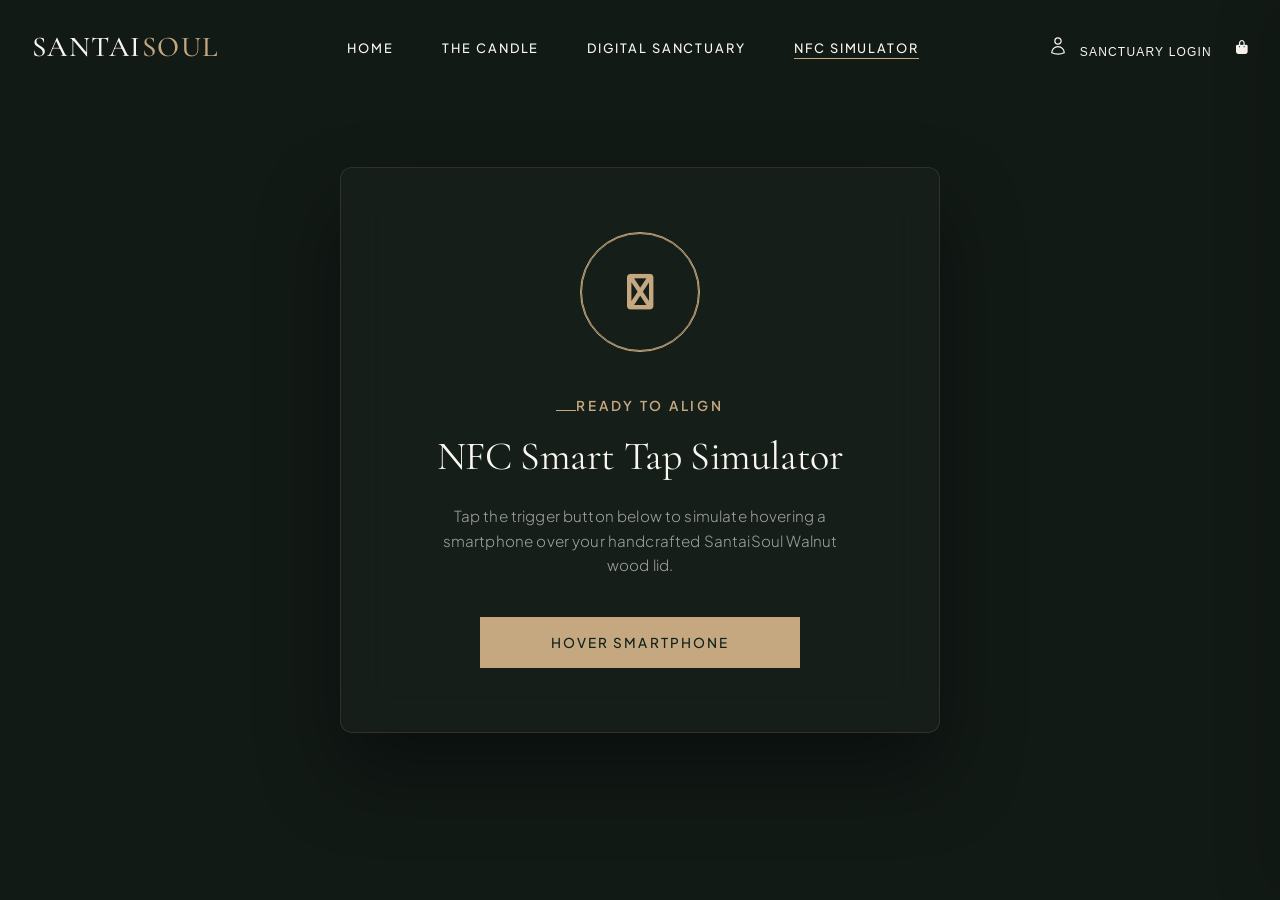
<file: nfc-tap.html>
<!DOCTYPE html>
<html lang="en">
<head>
  <meta charset="UTF-8">
  <meta name="viewport" content="width=device-width, initial-scale=1.0">
  <title>NFC Smarthover Tap Simulator | SantaiSoul</title>
  <meta name="description" content="Simulate tapping your SantaiSoul premium smart candle with your smartphone. Instantly unlock personalized soundscapes.">
  
  <!-- CSS Stylesheets -->
  <link rel="stylesheet" href="assets/css/style.css">
  
  <!-- FontAwesome for Icons -->
  <link rel="stylesheet" href="https://cdnjs.cloudflare.com/ajax/libs/font-awesome/6.4.0/css/all.min.css">
</head>
<body class="dark-mode" style="overflow: hidden;"> <!-- Clean dark screen for immersive simulation -->

  <!-- --- NAVIGATION --- -->
  <header>
    <div class="container nav-container">
      <a href="index.html" class="logo" style="color: var(--color-text-light);">SANTAI<span>SOUL</span></a>
      
      <nav>
        <ul class="nav-links">
          <li><a href="index.html" style="color: var(--color-text-light);">Home</a></li>
          <li><a href="product.html" style="color: var(--color-text-light);">The Candle</a></li>
          <li><a href="membership.html" style="color: var(--color-text-light);">Digital Sanctuary</a></li>
          <li><a href="nfc-tap.html" class="active" style="color: var(--color-text-light);">NFC Simulator</a></li>
        </ul>
      </nav>
      
      <div class="nav-actions">
        <button class="nav-action-btn" id="login-nav-btn" style="color: var(--color-text-light);"><i class="fa-regular fa-user"></i></button>
        <button class="nav-action-btn" id="cart-toggle" style="color: var(--color-text-light);"><i class="fa-solid fa-bag-shopping"></i><span class="cart-count" style="display: none;">0</span></button>
      </div>
    </div>
  </header>

  <!-- --- MAIN SIMULATOR WINDOW --- -->
  <main class="nfc-tap-container">
    
    <div class="nfc-tap-card" id="nfc-simulator-card">
      <div class="nfc-wave-ring" id="nfc-ring">
        <i class="fa-solid fa-nfc-symbol nfc-logo-core" id="nfc-icon"></i>
      </div>

      <div style="margin-bottom: 2.5rem;">
        <span class="hero-subtitle" style="display: inline-block; margin-bottom: 0.5rem; float:none; justify-content:center;">Ready to Align</span>
        <h1 id="nfc-main-title" style="font-size: 2.5rem; margin-bottom: 1rem;">NFC Smart Tap Simulator</h1>
        <p id="nfc-sub-desc" style="color: rgba(250, 246, 240, 0.6); max-width: 440px; margin: 0 auto; font-size: 0.95rem;">Tap the trigger button below to simulate hovering a smartphone over your handcrafted SantaiSoul Walnut wood lid.</p>
      </div>

      <button onclick="simulateNFCHover()" id="nfc-trigger-btn" class="btn-premium solid-gold" style="width: 100%; max-width: 320px;">Hover Smartphone</button>
    </div>

  </main>

  <!-- --- SIDE BAR SHOPPING DRAWER (Required for global main.js imports) --- -->
  <div class="cart-overlay" id="cart-overlay"></div>
  <div class="cart-drawer" id="cart-drawer">
    <div class="cart-header">
      <h3 class="cart-title">Your Sanctuary Bag</h3>
      <button class="close-cart-btn" id="close-cart"><i class="fa-solid fa-xmark"></i></button>
    </div>
    <div class="cart-items-wrapper" id="cart-items-container"></div>
    <div class="cart-footer">
      <div class="cart-subtotal-row">
        <span class="cart-subtotal-label">Subtotal</span>
        <span class="cart-subtotal-price" id="cart-subtotal">$0.00</span>
      </div>
      <button class="btn-premium solid-green" id="checkout-btn" style="width: 100%; display: none;">Checkout with Stripe</button>
    </div>
  </div>

  <!-- --- STRIPE CHECKOUT MODAL FRAME --- -->
  <div class="stripe-checkout-modal" id="stripe-checkout-modal">
    <div class="stripe-header">
      <div class="stripe-brand"><i class="fa-brands fa-stripe"></i> Stripe checkout</div>
      <button id="stripe-close" style="background:none; border:none; cursor:pointer; font-size:1.2rem;"><i class="fa-solid fa-xmark"></i></button>
    </div>
    <form id="stripe-payment-form" class="stripe-body">
      <div class="stripe-form-group">
        <label class="stripe-form-label">Email Address</label>
        <input type="email" class="stripe-input" required value="customer@globalwellness.com">
      </div>
      <div class="stripe-form-group">
        <label class="stripe-form-label">Credit Card Details</label>
        <div class="stripe-card-input-wrapper">
          <i class="fa-regular fa-credit-card" style="color: #635bff;"></i>
          <input type="text" class="stripe-input" required value="4242 4242 4242 4242" style="border:none; padding:0; flex-grow:1;">
        </div>
      </div>
      <button type="submit" class="stripe-submit-btn">Pay Now</button>
    </form>
  </div>

  <!-- --- MEMBERSTACK MODAL GATE --- -->
  <div class="memberstack-modal" id="memberstack-modal">
    <button class="ms-close-btn" id="ms-close"><i class="fa-solid fa-xmark"></i></button>
    <div class="ms-header">
      <h3 class="ms-logo" id="ms-modal-title">Join the <span>Sanctuary</span></h3>
      <p class="ms-subtitle" id="ms-modal-subtitle">Sign up to unlock custom digital healing pathways.</p>
    </div>
    <form class="ms-form" id="ms-form">
      <div class="ms-input-group">
        <label class="ms-label">Email Address</label>
        <input type="email" id="ms-email" class="ms-input" required value="client@santaisoul.com">
      </div>
      <button type="submit" class="btn-premium solid-green" style="width:100%;">Begin Your Journey</button>
    </form>
  </div>

  <!-- JavaScript Scripts -->
  <script src="assets/js/main.js"></script>
  <script src="assets/js/audio.js"></script>

  <script>
    function simulateNFCHover() {
      const btn = document.getElementById('nfc-trigger-btn');
      const ring = document.getElementById('nfc-ring');
      const icon = document.getElementById('nfc-icon');
      const title = document.getElementById('nfc-main-title');
      const desc = document.getElementById('nfc-sub-desc');

      // 1. Disable button during simulation
      btn.disabled = true;
      btn.textContent = "Transmitting Payload...";
      
      // 2. Play soothing wind chime sound instantly to provide tactile audio feedback!
      if (typeof healingSynth !== 'undefined') {
        healingSynth.init();
        if (healingSynth.ctx.state === 'suspended') {
          healingSynth.ctx.resume();
        }
        healingSynth.triggerSingleChime();
        setTimeout(() => healingSynth.triggerSingleChime(), 180);
      }

      // 3. Accelerate waves animation in CSS
      ring.style.borderColor = "var(--color-text-light)";
      icon.className = "fa-solid fa-sync fa-spin nfc-logo-core";

      setTimeout(() => {
        // 4. Update UI to Success checkmark
        icon.className = "fa-solid fa-check nfc-logo-core";
        icon.style.color = "#60c97e";
        ring.style.borderColor = "#60c97e";
        title.innerHTML = "Candle Connected <span style='color:#60c97e'>✨</span>";
        desc.textContent = "ISO/IEC 14443A pairing successful. Encrypted token loaded. Bypassing sanctuary gate...";

        // 5. Inject guest member access in localStorage
        const nfcUser = {
          name: "Mindful Explorer",
          email: "nfc-tap@santaisoul.com",
          premium: true,
          pairedCandle: "Soul Candle — Earth Grounding"
        };
        localStorage.setItem('santaisoul_user', JSON.stringify(nfcUser));

        // 6. Redirect to membership sanctuary dashboard after short pause
        setTimeout(() => {
          window.location.href = 'membership.html';
        }, 1800);

      }, 1500);
    }
  </script>
</body>
</html>
</file>
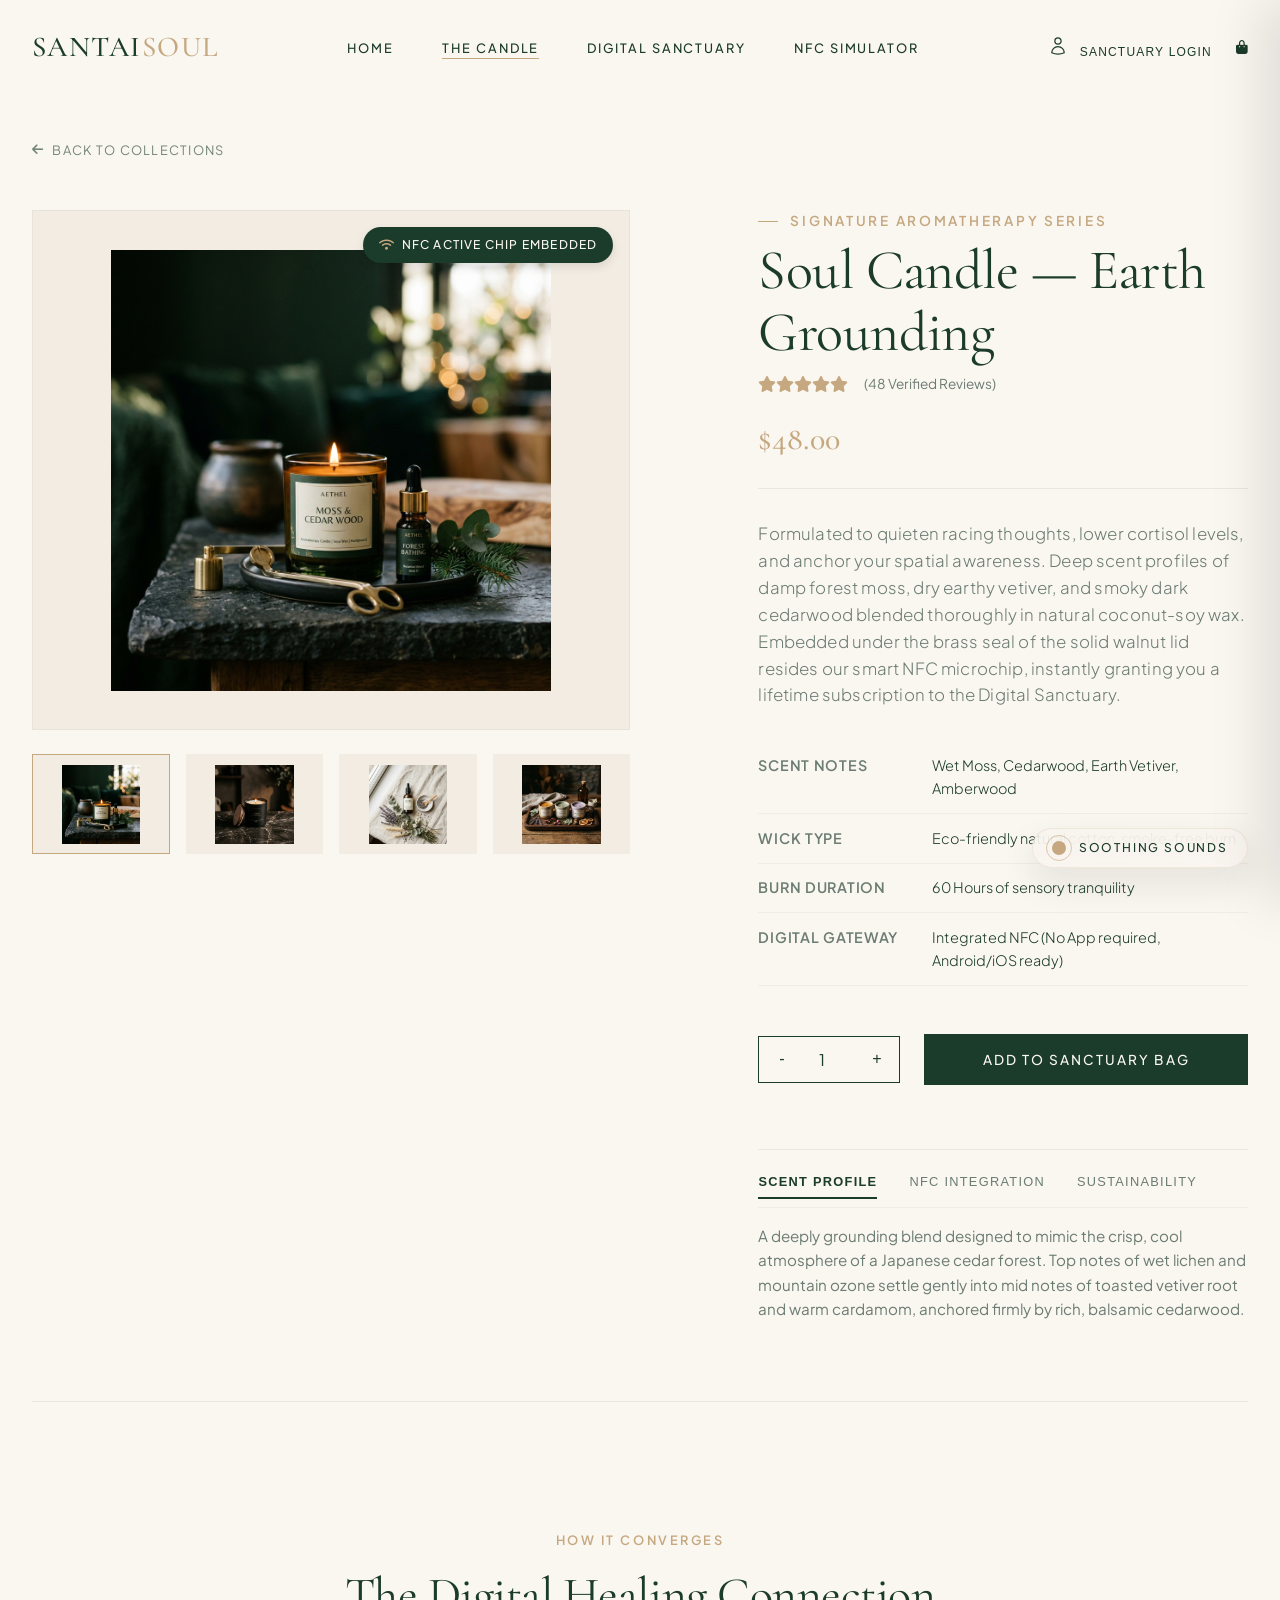
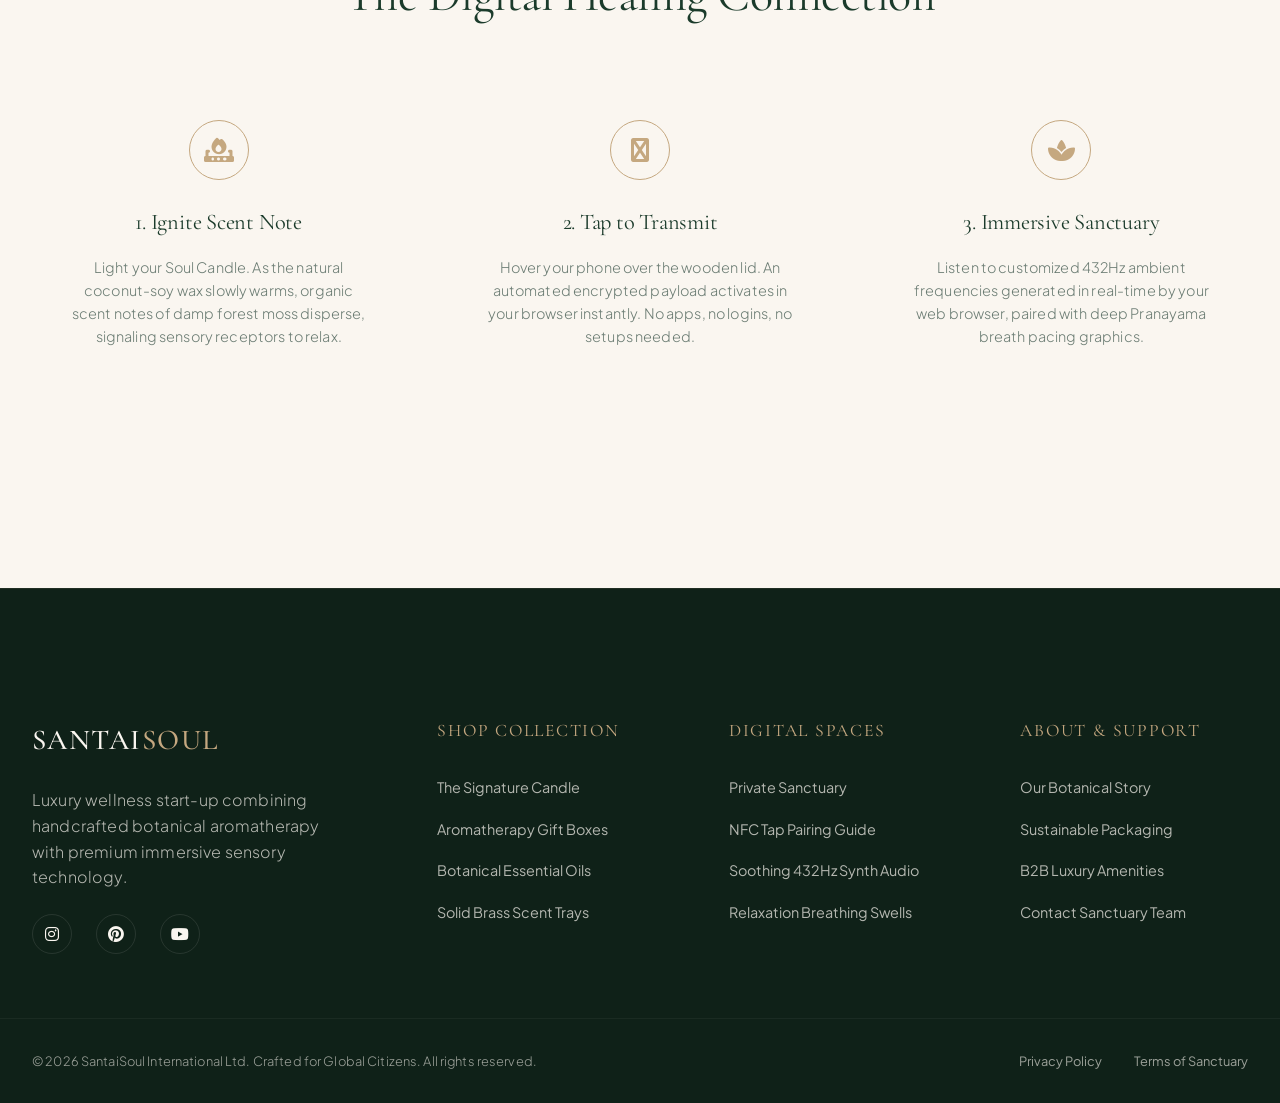
<file: product.html>
<!DOCTYPE html>
<html lang="en">
<head>
  <meta charset="UTF-8">
  <meta name="viewport" content="width=device-width, initial-scale=1.0">
  <title>Soul Candle — Earth Grounding | SantaiSoul Aromatherapy</title>
  <meta name="description" content="Shop the SantaiSoul Earth Grounding candle. Botanical essential oils paired with an embedded NFC chip that unlocks high-end 432Hz ambient sound waves.">
  
  <!-- CSS Stylesheets -->
  <link rel="stylesheet" href="assets/css/style.css">
  
  <!-- FontAwesome for Icons -->
  <link rel="stylesheet" href="https://cdnjs.cloudflare.com/ajax/libs/font-awesome/6.4.0/css/all.min.css">
</head>
<body>

  <!-- --- NAVIGATION --- -->
  <header>
    <div class="container nav-container">
      <a href="index.html" class="logo">SANTAI<span>SOUL</span></a>
      
      <nav>
        <ul class="nav-links">
          <li><a href="index.html">Home</a></li>
          <li><a href="product.html" class="active">The Candle</a></li>
          <li><a href="membership.html">Digital Sanctuary</a></li>
          <li><a href="nfc-tap.html">NFC Simulator</a></li>
        </ul>
      </nav>
      
      <div class="nav-actions">
        <button class="nav-action-btn" id="login-nav-btn" aria-label="Sanctuary Login">
          <i class="fa-regular fa-user"></i>
        </button>
        <button class="nav-action-btn" id="cart-toggle" aria-label="Shopping Bag">
          <i class="fa-solid fa-bag-shopping"></i>
          <span class="cart-count" style="display: none;">0</span>
        </button>
      </div>
    </div>
  </header>

  <!-- --- PRODUCT DETAILS --- -->
  <main class="container" style="padding-top: 140px; padding-bottom: 80px;">
    
    <div style="margin-bottom: 2rem;">
      <a href="index.html" style="font-size: 0.8rem; text-transform: uppercase; letter-spacing: 0.1em; opacity: 0.6; display: flex; align-items: center; gap: 0.5rem;">
        <i class="fa-solid fa-arrow-left"></i> Back to Collections
      </a>
    </div>

    <div class="product-detail-grid">
      <!-- Product Images Gallery -->
      <div class="product-gallery">
        <div class="product-gallery-main">
          <img src="assets/images/hero.png" alt="Soul Candle Earth Grounding Main View" id="gallery-main-img">
          <div class="nfc-badge-pill" style="font-size: 0.75rem; padding: 0.5rem 1rem;">
            <i class="fa-solid fa-wifi"></i> NFC Active Chip Embedded
          </div>
        </div>
        <div class="product-gallery-thumbs">
          <div class="gallery-thumb active" onclick="changeProductImage('assets/images/hero.png', this)">
            <img src="assets/images/hero.png" alt="Candle — Hero Shot">
          </div>
          <div class="gallery-thumb" onclick="changeProductImage('assets/images/product-1.png', this)">
            <img src="assets/images/product-1.png" alt="Candle — Dark Matte Ceramic">
          </div>
          <div class="gallery-thumb" onclick="changeProductImage('assets/images/product-2.png', this)">
            <img src="assets/images/product-2.png" alt="Candle — Botanical Ingredients">
          </div>
          <div class="gallery-thumb" onclick="changeProductImage('assets/images/product-3.png', this)">
            <img src="assets/images/product-3.png" alt="Candle — Gift Set View">
          </div>
        </div>
      </div>

      <!-- Product Specs and Action Details -->
      <div class="product-specs">
        <div class="product-meta-section">
          <span class="hero-subtitle" style="margin-bottom: 0.5rem;">Signature aromatherapy series</span>
          <h1 class="product-title-large">Soul Candle — Earth Grounding</h1>
          <div style="display: flex; align-items: center; gap: 1rem; margin-bottom: 1rem;">
            <div style="color: var(--color-gold-accent);">
              <i class="fa-solid fa-star"></i><i class="fa-solid fa-star"></i><i class="fa-solid fa-star"></i><i class="fa-solid fa-star"></i><i class="fa-solid fa-star"></i>
            </div>
            <span style="font-size: 0.85rem; color: var(--color-text-muted);">(48 Verified Reviews)</span>
          </div>
          <p class="product-price-large">$48.00</p>
        </div>

        <div>
          <p style="font-size: 1.05rem; color: var(--color-text-muted); margin-bottom: 2rem;">Formulated to quieten racing thoughts, lower cortisol levels, and anchor your spatial awareness. Deep scent profiles of damp forest moss, dry earthy vetiver, and smoky dark cedarwood blended thoroughly in natural coconut-soy wax. Embedded under the brass seal of the solid walnut lid resides our smart NFC microchip, instantly granting you a lifetime subscription to the Digital Sanctuary.</p>
          
          <div class="product-spec-row">
            <span class="product-spec-label">Scent Notes</span>
            <span class="product-spec-val">Wet Moss, Cedarwood, Earth Vetiver, Amberwood</span>
          </div>
          <div class="product-spec-row">
            <span class="product-spec-label">Wick Type</span>
            <span class="product-spec-val">Eco-friendly natural cotton, smoke-free burn</span>
          </div>
          <div class="product-spec-row">
            <span class="product-spec-label">Burn Duration</span>
            <span class="product-spec-val">60 Hours of sensory tranquility</span>
          </div>
          <div class="product-spec-row">
            <span class="product-spec-label">Digital Gateway</span>
            <span class="product-spec-val">Integrated NFC (No App required, Android/iOS ready)</span>
          </div>
        </div>

        <!-- Cart Addition Controls -->
        <div style="display: flex; gap: 1.5rem; align-items: center; margin-top: 1rem;">
          <div class="qty-selector">
            <button class="qty-btn" onclick="adjustProductQty(-1)">-</button>
            <input type="number" id="product-qty-input" class="qty-input" value="1" min="1">
            <button class="qty-btn" onclick="adjustProductQty(1)">+</button>
          </div>
          
          <button onclick="addProductToCart()" class="btn-premium solid-green" style="flex-grow: 1;">Add To Sanctuary Bag</button>
        </div>

        <!-- Custom Interactive Tabs -->
        <div style="margin-top: 2rem; border-top: 1px solid rgba(27, 59, 43, 0.08); padding-top: 1.5rem;">
          <div style="display: flex; gap: 2rem; margin-bottom: 1rem; border-bottom: 1px solid rgba(27, 59, 43, 0.05); padding-bottom: 0.5rem;">
            <button class="tab-btn active" onclick="switchProductTab(0, this)" style="background:none; border:none; cursor:pointer; font-weight: 600; text-transform: uppercase; font-size: 0.8rem; letter-spacing: 0.1em; color: var(--color-green-primary); padding-bottom: 0.5rem; border-bottom: 2px solid var(--color-green-primary);">Scent Profile</button>
            <button class="tab-btn" onclick="switchProductTab(1, this)" style="background:none; border:none; cursor:pointer; font-weight: 500; text-transform: uppercase; font-size: 0.8rem; letter-spacing: 0.1em; color: var(--color-text-muted); padding-bottom: 0.5rem; border-bottom: 2px solid transparent;">NFC Integration</button>
            <button class="tab-btn" onclick="switchProductTab(2, this)" style="background:none; border:none; cursor:pointer; font-weight: 500; text-transform: uppercase; font-size: 0.8rem; letter-spacing: 0.1em; color: var(--color-text-muted); padding-bottom: 0.5rem; border-bottom: 2px solid transparent;">Sustainability</button>
          </div>
          
          <div id="tab-content" style="font-size: 0.95rem; color: var(--color-text-muted); min-height: 80px; line-height: 1.6;">
            A deeply grounding blend designed to mimic the crisp, cool atmosphere of a Japanese cedar forest. Top notes of wet lichen and mountain ozone settle gently into mid notes of toasted vetiver root and warm cardamom, anchored firmly by rich, balsamic cedarwood.
          </div>
        </div>

      </div>
    </div>

    <!-- NFC STORYTELLING / INTERACTIVE PROCESS -->
    <section class="section" style="margin-top: 80px; border-top: 1px solid rgba(27, 59, 43, 0.08); text-align: center;">
      <span class="section-subtitle">How it Converges</span>
      <h2 class="section-title" style="margin-bottom: 4rem;">The Digital Healing Connection</h2>
      
      <div class="product-showcase-grid" style="grid-template-columns: repeat(3, 1fr); gap: 3rem;">
        <div style="padding: 2rem;">
          <div style="width: 60px; height: 60px; border-radius: 50%; border: 1px solid var(--color-gold-accent); display:flex; align-items:center; justify-content:center; margin: 0 auto 1.5rem; font-size: 1.5rem; color: var(--color-gold-accent);">
            <i class="fa-solid fa-fire-burner"></i>
          </div>
          <h3 style="font-family: var(--font-serif); font-size: 1.4rem; margin-bottom: 1rem;">1. Ignite Scent Note</h3>
          <p style="color: var(--color-text-muted); font-size: 0.9rem;">Light your Soul Candle. As the natural coconut-soy wax slowly warms, organic scent notes of damp forest moss disperse, signaling sensory receptors to relax.</p>
        </div>

        <div style="padding: 2rem;">
          <div style="width: 60px; height: 60px; border-radius: 50%; border: 1px solid var(--color-gold-accent); display:flex; align-items:center; justify-content:center; margin: 0 auto 1.5rem; font-size: 1.5rem; color: var(--color-gold-accent);">
            <i class="fa-solid fa-nfc-symbol"></i>
          </div>
          <h3 style="font-family: var(--font-serif); font-size: 1.4rem; margin-bottom: 1rem;">2. Tap to Transmit</h3>
          <p style="color: var(--color-text-muted); font-size: 0.9rem;">Hover your phone over the wooden lid. An automated encrypted payload activates in your browser instantly. No apps, no logins, no setups needed.</p>
        </div>

        <div style="padding: 2rem;">
          <div style="width: 60px; height: 60px; border-radius: 50%; border: 1px solid var(--color-gold-accent); display:flex; align-items:center; justify-content:center; margin: 0 auto 1.5rem; font-size: 1.5rem; color: var(--color-gold-accent);">
            <i class="fa-solid fa-spa"></i>
          </div>
          <h3 style="font-family: var(--font-serif); font-size: 1.4rem; margin-bottom: 1rem;">3. Immersive Sanctuary</h3>
          <p style="color: var(--color-text-muted); font-size: 0.9rem;">Listen to customized 432Hz ambient frequencies generated in real-time by your web browser, paired with deep Pranayama breath pacing graphics.</p>
        </div>
      </div>
    </section>

  </main>

  <!-- --- FOOTER --- -->
  <footer>
    <div class="container footer-grid">
      <div class="footer-brand-col">
        <a href="index.html" class="logo" style="color: var(--color-cream-primary);">SANTAI<span>SOUL</span></a>
        <p>Luxury wellness start-up combining handcrafted botanical aromatherapy with premium immersive sensory technology.</p>
        <div class="footer-socials">
          <a href="#" class="footer-social-link" aria-label="Instagram"><i class="fa-brands fa-instagram"></i></a>
          <a href="#" class="footer-social-link" aria-label="Pinterest"><i class="fa-brands fa-pinterest"></i></a>
          <a href="#" class="footer-social-link" aria-label="YouTube"><i class="fa-brands fa-youtube"></i></a>
        </div>
      </div>
      <div>
        <h4 class="footer-col-title">Shop Collection</h4>
        <ul class="footer-links">
          <li><a href="product.html">The Signature Candle</a></li>
          <li><a href="#">Aromatherapy Gift Boxes</a></li>
          <li><a href="#">Botanical Essential Oils</a></li>
          <li><a href="#">Solid Brass Scent Trays</a></li>
        </ul>
      </div>
      <div>
        <h4 class="footer-col-title">Digital Spaces</h4>
        <ul class="footer-links">
          <li><a href="membership.html">Private Sanctuary</a></li>
          <li><a href="nfc-tap.html">NFC Tap Pairing Guide</a></li>
          <li><a href="#">Soothing 432Hz Synth Audio</a></li>
          <li><a href="#">Relaxation Breathing Swells</a></li>
        </ul>
      </div>
      <div>
        <h4 class="footer-col-title">About & Support</h4>
        <ul class="footer-links">
          <li><a href="#">Our Botanical Story</a></li>
          <li><a href="#">Sustainable Packaging</a></li>
          <li><a href="#">B2B Luxury Amenities</a></li>
          <li><a href="#">Contact Sanctuary Team</a></li>
        </ul>
      </div>
    </div>
    <div class="container footer-bottom">
      <p>&copy; 2026 SantaiSoul International Ltd. Crafted for Global Citizens. All rights reserved.</p>
      <div style="display: flex; gap: 2rem;">
        <a href="#">Privacy Policy</a>
        <a href="#">Terms of Sanctuary</a>
      </div>
    </div>
  </footer>

  <!-- --- INTERACTIVE FLOATING AUDIO SYSTEM --- -->
  <div class="ambient-glow-player" id="global-sound-toggle">
    <div class="ambient-orb"></div>
    <span class="ambient-text" id="global-sound-label">Soothing Sounds</span>
  </div>

  <!-- --- SIDE BAR SHOPPING DRAWER --- -->
  <div class="cart-overlay" id="cart-overlay"></div>
  <div class="cart-drawer" id="cart-drawer">
    <div class="cart-header">
      <h3 class="cart-title">Your Sanctuary Bag</h3>
      <button class="close-cart-btn" id="close-cart"><i class="fa-solid fa-xmark"></i></button>
    </div>
    <div class="cart-items-wrapper" id="cart-items-container">
      <!-- Generated via JS -->
    </div>
    <div class="cart-footer">
      <div class="cart-subtotal-row">
        <span class="cart-subtotal-label">Subtotal</span>
        <span class="cart-subtotal-price" id="cart-subtotal">$0.00</span>
      </div>
      <button class="btn-premium solid-green" id="checkout-btn" style="width: 100%; display: none;">Checkout with Stripe</button>
    </div>
  </div>

  <!-- --- STRIPE CHECKOUT MODAL FRAME --- -->
  <div class="stripe-checkout-modal" id="stripe-checkout-modal">
    <div class="stripe-header">
      <div class="stripe-brand">
        <i class="fa-brands fa-stripe"></i> Stripe checkout
      </div>
      <button id="stripe-close" style="background:none; border:none; cursor:pointer; font-size:1.2rem;"><i class="fa-solid fa-xmark"></i></button>
    </div>
    <form id="stripe-payment-form" class="stripe-body">
      <div class="stripe-form-group">
        <label class="stripe-form-label" for="stripe-email">Email Address</label>
        <input type="email" id="stripe-email" class="stripe-input" placeholder="you@domain.com" required value="customer@globalwellness.com">
      </div>
      <div class="stripe-form-group">
        <label class="stripe-form-label">Credit Card Details</label>
        <div class="stripe-card-input-wrapper">
          <i class="fa-regular fa-credit-card" style="color: #635bff;"></i>
          <input type="text" class="stripe-input" placeholder="4242 4242 4242 4242" style="border:none; padding:0; flex-grow:1;" required value="4242 4242 4242 4242">
          <input type="text" placeholder="MM/YY" style="border:none; padding:0; width:50px; text-align:center;" required value="12/28">
          <input type="text" placeholder="CVC" style="border:none; padding:0; width:40px; text-align:center;" required value="123">
        </div>
      </div>
      <div class="stripe-form-group">
        <label class="stripe-form-label" for="stripe-name">Name on Card</label>
        <input type="text" id="stripe-name" class="stripe-input" placeholder="Victor Masterpiece" required value="Victor Masterpiece">
      </div>
      <button type="submit" id="stripe-submit-btn" class="stripe-submit-btn">Pay Now</button>
    </form>
  </div>

  <!-- --- MEMBERSTACK MODAL GATE --- -->
  <div class="memberstack-modal" id="memberstack-modal">
    <button class="ms-close-btn" id="ms-close"><i class="fa-solid fa-xmark"></i></button>
    <div class="ms-header">
      <h3 class="ms-logo" id="ms-modal-title">Join the <span>Sanctuary</span></h3>
      <p class="ms-subtitle" id="ms-modal-subtitle">Sign up to unlock custom digital healing pathways, meditations, and sensory tracks.</p>
    </div>
    <form class="ms-form" id="ms-form">
      <div class="ms-input-group" id="name-group">
        <label class="ms-label" for="ms-name">Full Name</label>
        <input type="text" id="ms-name" class="ms-input" placeholder="Victor Masterpiece" value="Victor Masterpiece">
      </div>
      <div class="ms-input-group">
        <label class="ms-label" for="ms-email">Email Address</label>
        <input type="email" id="ms-email" class="ms-input" placeholder="client@santaisoul.com" required value="client@santaisoul.com">
      </div>
      <div class="ms-input-group">
        <label class="ms-label" for="ms-pass">Password</label>
        <input type="password" id="ms-pass" class="ms-input" placeholder="••••••••" required value="comfortingscent432">
      </div>
      <button type="submit" id="ms-submit-btn" class="btn-premium solid-green" style="margin-top: 1rem; width:100%;">Begin Your Journey</button>
    </form>
    <p class="ms-footer-text" id="ms-switch-type">Already a member? <a href="#">Sign In</a></p>
  </div>

  <!-- JavaScript Scripts -->
  <script src="assets/js/main.js"></script>
  <script src="assets/js/audio.js"></script>

  <script>
    // Product Gallery Controller
    function changeProductImage(src, element) {
      const mainImg = document.getElementById('gallery-main-img');
      mainImg.style.opacity = '0';
      setTimeout(() => {
        mainImg.src = src;
        mainImg.style.filter = ''; // No more CSS filter hacks — real distinct images
        mainImg.style.opacity = '1';
      }, 180);
      document.querySelectorAll('.gallery-thumb').forEach(t => t.classList.remove('active'));
      element.classList.add('active');
    }

    // Product Quantity Adjuster
    function adjustProductQty(change) {
      const input = document.getElementById('product-qty-input');
      let val = parseInt(input.value) + change;
      if (val < 1) val = 1;
      input.value = val;
    }

    function addProductToCart() {
      const qty = parseInt(document.getElementById('product-qty-input').value);
      addToCart('soul-candle', 'Soul Candle — Earth Grounding', 48.00, 'assets/images/product-1.png', qty);
    }

    // Spec Tab Switcher
    const tabs = [
      "A deeply grounding blend designed to mimic the crisp, cool atmosphere of a Japanese cedar forest. Top notes of wet lichen and mountain ozone settle gently into mid notes of toasted vetiver root and warm cardamom, anchored firmly by rich, balsamic cedarwood.",
      "Embedded seamlessly under the natural oil-sealed dark walnut lid is a high-grade passive NFC microchip. When tapped by modern iOS or Android phones, it securely directs your browser to open our Sanctuary gateway, auto-pairing with active 432Hz sound synthesizer waves.",
      "Crafted with natural responsibility. Hand-poured in small batches using premium biodegradable coconut-soy wax, an organic cotton core wick, and reusable smoked violet glass tumblers. The packaging is created from 100% post-consumer recycled fiber and botanical inks."
    ];

    function switchProductTab(index, btnElement) {
      document.getElementById('tab-content').textContent = tabs[index];
      
      document.querySelectorAll('.tab-btn').forEach(btn => {
        btn.classList.remove('active');
        btn.style.color = "var(--color-text-muted)";
        btn.style.borderColor = "transparent";
      });

      btnElement.classList.add('active');
      btnElement.style.color = "var(--color-green-primary)";
      btnElement.style.borderColor = "var(--color-green-primary)";
    }
  </script>
</body>
</html>
</file>
<file: assets/css/style.css>
/* @import Google Fonts */
@import url('https://fonts.googleapis.com/css2?family=Cormorant+Garamond:ital,wght@0,300;0,400;0,500;0,600;1,300;1,400&family=Plus+Jakarta+Sans:wght@300;400;500;600;700&display=swap');

/* --- PREMIUM DESIGN SYSTEM & VARIABLES --- */
:root {
  /* Color Palette */
  --color-green-primary: #1B3B2B;      /* Rich earthy forest green */
  --color-green-dark: #0F2118;         /* Deep obsidian green */
  --color-green-light: #2A523D;        /* Calming moss green */
  --color-cream-primary: #FAF6F0;     /* Elegant warm alabaster */
  --color-cream-dark: #F3ECE2;        /* Brushed linen */
  --color-cream-light: #FCFAF7;       /* Pure linen shine */
  --color-gold-accent: #C5A880;       /* Antique warm gold */
  --color-gold-hover: #D7BE9B;        /* Soft glowing gold */
  --color-charcoal-dark: #121A16;     /* Digital sanctuary background */
  --color-gray-dark: #2B3A32;
  --color-gray-light: #EBE5DC;
  --color-text-dark: #1B3B2B;
  --color-text-light: #FAF6F0;
  --color-text-muted: #6B7C73;

  /* Font Families */
  --font-serif: 'Cormorant Garamond', serif;
  --font-sans: 'Plus Jakarta Sans', sans-serif;

  /* Transition Speeds */
  --transition-fast: 0.2s cubic-bezier(0.25, 0.46, 0.45, 0.94);
  --transition-smooth: 0.4s cubic-bezier(0.16, 1, 0.3, 1);
  --transition-slow: 0.8s cubic-bezier(0.16, 1, 0.3, 1);

  /* Spacing */
  --spacing-xs: 0.5rem;
  --spacing-sm: 1rem;
  --spacing-md: 2rem;
  --spacing-lg: 4rem;
  --spacing-xl: 8rem;
}

/* --- CORE ELEMENTS & GLOBAL TYPOGRAPHY --- */
* {
  box-sizing: border-box;
  margin: 0;
  padding: 0;
}

html {
  scroll-behavior: smooth;
  font-size: 16px;
}

body {
  font-family: var(--font-sans);
  background-color: var(--color-cream-primary);
  color: var(--color-text-dark);
  line-height: 1.6;
  overflow-x: hidden;
  -webkit-font-smoothing: antialiased;
  -moz-osx-font-smoothing: grayscale;
}

body.dark-mode {
  background-color: var(--color-charcoal-dark);
  color: var(--color-text-light);
  --color-text-dark: #FAF6F0;
  --color-cream-primary: #121A16;
  --color-cream-dark: #18221D;
  --color-gray-light: #202D27;
}

h1, h2, h3, h4, h5, h6 {
  font-family: var(--font-serif);
  font-weight: 400;
  letter-spacing: -0.01em;
}

p {
  font-weight: 300;
  letter-spacing: 0.01em;
}

a {
  color: inherit;
  text-decoration: none;
  transition: var(--transition-fast);
}

img {
  max-width: 100%;
  height: auto;
  display: block;
}

/* --- REUSABLE UTILITIES --- */
.container {
  max-width: 1400px;
  margin: 0 auto;
  padding: 0 var(--spacing-md);
}

.flex-center {
  display: flex;
  align-items: center;
  justify-content: center;
}

.text-center {
  text-align: center;
}

.gold-accent-text {
  color: var(--color-gold-accent);
  font-family: var(--font-serif);
  font-style: italic;
  font-weight: 500;
}

/* --- BUTTONS & CONTROLS --- */
.btn-premium {
  display: inline-block;
  padding: 1rem 2.5rem;
  font-family: var(--font-sans);
  font-size: 0.85rem;
  font-weight: 500;
  text-transform: uppercase;
  letter-spacing: 0.15em;
  border-radius: 0;
  cursor: pointer;
  transition: var(--transition-smooth);
  position: relative;
  overflow: hidden;
  text-align: center;
}

.btn-premium.solid-green {
  background-color: var(--color-green-primary);
  color: var(--color-cream-primary);
  border: 1px solid var(--color-green-primary);
}

.btn-premium.solid-green:hover {
  background-color: var(--color-green-dark);
  border-color: var(--color-green-dark);
  transform: translateY(-2px);
  box-shadow: 0 10px 20px rgba(27, 59, 43, 0.15);
}

.btn-premium.outline-green {
  background-color: transparent;
  color: var(--color-green-primary);
  border: 1px solid var(--color-green-primary);
}

.btn-premium.outline-green:hover {
  background-color: var(--color-green-primary);
  color: var(--color-cream-primary);
  transform: translateY(-2px);
}

.btn-premium.solid-gold {
  background-color: var(--color-gold-accent);
  color: var(--color-green-dark);
  border: 1px solid var(--color-gold-accent);
}

.btn-premium.solid-gold:hover {
  background-color: var(--color-gold-hover);
  border-color: var(--color-gold-hover);
  transform: translateY(-2px);
  box-shadow: 0 10px 20px rgba(197, 168, 128, 0.25);
}

.btn-premium.outline-gold {
  background-color: transparent;
  color: var(--color-gold-accent);
  border: 1px solid var(--color-gold-accent);
}

.btn-premium.outline-gold:hover {
  background-color: var(--color-gold-accent);
  color: var(--color-green-dark);
  transform: translateY(-2px);
}

body.dark-mode .btn-premium.outline-green {
  color: var(--color-cream-primary);
  border-color: var(--color-cream-primary);
}
body.dark-mode .btn-premium.outline-green:hover {
  background-color: var(--color-cream-primary);
  color: var(--color-green-dark);
}

/* --- HEADER / NAVIGATION --- */
header {
  position: fixed;
  top: 0;
  left: 0;
  width: 100%;
  z-index: 100;
  padding: 1.5rem 0;
  transition: var(--transition-smooth);
}

header.scrolled {
  background-color: rgba(250, 246, 240, 0.95);
  backdrop-filter: blur(10px);
  padding: 1rem 0;
  border-bottom: 1px solid rgba(27, 59, 43, 0.08);
}

body.dark-mode header.scrolled {
  background-color: rgba(18, 26, 22, 0.95);
  border-bottom: 1px solid rgba(250, 246, 240, 0.08);
}

.nav-container {
  display: flex;
  justify-content: space-between;
  align-items: center;
}

.logo {
  font-family: var(--font-serif);
  font-size: 1.8rem;
  font-weight: 500;
  letter-spacing: 0.05em;
  color: var(--color-green-primary);
}

body.dark-mode .logo {
  color: var(--color-text-light);
}

.logo span {
  color: var(--color-gold-accent);
}

.nav-links {
  display: flex;
  gap: 3rem;
  list-style: none;
}

.nav-links a {
  font-size: 0.8rem;
  text-transform: uppercase;
  letter-spacing: 0.15em;
  font-weight: 500;
  color: var(--color-green-primary);
  position: relative;
  padding: 0.2rem 0;
}

body.dark-mode .nav-links a {
  color: var(--color-text-light);
}

.nav-links a::after {
  content: '';
  position: absolute;
  bottom: 0;
  left: 0;
  width: 0;
  height: 1px;
  background-color: var(--color-gold-accent);
  transition: var(--transition-smooth);
}

.nav-links a:hover::after,
.nav-links a.active::after {
  width: 100%;
}

.nav-actions {
  display: flex;
  align-items: center;
  gap: 1.5rem;
}

.nav-action-btn {
  background: none;
  border: none;
  cursor: pointer;
  position: relative;
  color: var(--color-green-primary);
  transition: var(--transition-fast);
}

body.dark-mode .nav-action-btn {
  color: var(--color-text-light);
}

.nav-action-btn:hover {
  color: var(--color-gold-accent);
  transform: translateY(-1px);
}

.cart-count {
  position: absolute;
  top: -8px;
  right: -10px;
  background-color: var(--color-gold-accent);
  color: var(--color-green-dark);
  font-size: 0.65rem;
  font-weight: 700;
  width: 16px;
  height: 16px;
  border-radius: 50%;
  display: flex;
  align-items: center;
  justify-content: center;
  border: 1px solid var(--color-cream-primary);
}

/* --- HERO SECTION --- */
.hero {
  min-height: 100vh;
  display: flex;
  align-items: center;
  position: relative;
  padding-top: 100px;
  background-color: var(--color-cream-dark);
  overflow: hidden;
}

.hero-grid {
  display: grid;
  grid-template-columns: 1.1fr 0.9fr;
  gap: var(--spacing-lg);
  align-items: center;
}

.hero-content {
  opacity: 0;
  transform: translateY(30px);
  animation: premiumFadeInUp 1.2s cubic-bezier(0.16, 1, 0.3, 1) forwards;
  animation-delay: 0.2s;
}

.hero-subtitle {
  font-size: 0.85rem;
  text-transform: uppercase;
  letter-spacing: 0.2em;
  color: var(--color-gold-accent);
  margin-bottom: 1.5rem;
  font-weight: 600;
  display: flex;
  align-items: center;
  gap: 0.75rem;
}

.hero-subtitle::before {
  content: '';
  display: inline-block;
  width: 20px;
  height: 1px;
  background-color: var(--color-gold-accent);
}

.hero-title {
  font-size: 4.5rem;
  line-height: 1.1;
  color: var(--color-green-primary);
  margin-bottom: 2rem;
  font-weight: 300;
}

body.dark-mode .hero-title {
  color: var(--color-text-light);
}

.hero-desc {
  font-size: 1.1rem;
  color: var(--color-text-muted);
  margin-bottom: 3rem;
  max-width: 520px;
}

.hero-actions {
  display: flex;
  gap: 1.5rem;
  align-items: center;
}

.hero-image-wrapper {
  position: relative;
  opacity: 0;
  transform: scale(0.95);
  animation: premiumScaleInUp 1.5s cubic-bezier(0.16, 1, 0.3, 1) forwards;
  animation-delay: 0.4s;
  height: 580px;
}

.hero-image-container {
  width: 100%;
  height: 100%;
  overflow: hidden;
  border-top-left-radius: 200px;
  border-bottom-right-radius: 200px;
  box-shadow: 0 30px 60px rgba(27, 59, 43, 0.12);
  border: 1px solid rgba(197, 168, 128, 0.2);
}

.hero-image-container img {
  width: 100%;
  height: 100%;
  object-fit: cover;
  transition: transform 6s cubic-bezier(0.16, 1, 0.3, 1);
}

.hero-image-container:hover img {
  transform: scale(1.05);
}

.hero-badge {
  position: absolute;
  bottom: 40px;
  left: -30px;
  background: rgba(250, 246, 240, 0.85);
  backdrop-filter: blur(15px);
  padding: 1.5rem 2rem;
  border: 1px solid rgba(197, 168, 128, 0.25);
  box-shadow: 0 20px 40px rgba(0, 0, 0, 0.05);
  display: flex;
  align-items: center;
  gap: 1rem;
  animation: floatSlow 4s ease-in-out infinite alternate;
}

body.dark-mode .hero-badge {
  background: rgba(18, 26, 22, 0.85);
}

.hero-badge-icon {
  width: 40px;
  height: 40px;
  border-radius: 50%;
  background-color: var(--color-green-primary);
  color: var(--color-cream-primary);
  display: flex;
  align-items: center;
  justify-content: center;
  font-size: 1rem;
}

.hero-badge-text h4 {
  font-size: 1.1rem;
  font-weight: 500;
  margin-bottom: 0.1rem;
}

.hero-badge-text p {
  font-size: 0.75rem;
  color: var(--color-text-muted);
  text-transform: uppercase;
  letter-spacing: 0.05em;
}

/* --- AMBIENT SOUND CONTROLLER (FLOATING) --- */
.ambient-glow-player {
  position: fixed;
  bottom: 2rem;
  right: 2rem;
  background: rgba(250, 246, 240, 0.8);
  backdrop-filter: blur(15px);
  border: 1px solid rgba(197, 168, 128, 0.2);
  border-radius: 50px;
  padding: 0.6rem 1.2rem;
  display: flex;
  align-items: center;
  gap: 0.8rem;
  box-shadow: 0 15px 35px rgba(27, 59, 43, 0.1);
  z-index: 99;
  cursor: pointer;
  transition: var(--transition-smooth);
}

body.dark-mode .ambient-glow-player {
  background: rgba(18, 26, 22, 0.8);
}

.ambient-glow-player:hover {
  transform: translateY(-3px);
  box-shadow: 0 20px 45px rgba(27, 59, 43, 0.15);
  border-color: var(--color-gold-accent);
}

.ambient-orb {
  width: 14px;
  height: 14px;
  border-radius: 50%;
  background-color: var(--color-gold-accent);
  position: relative;
}

.ambient-orb::before {
  content: '';
  position: absolute;
  top: -6px;
  left: -6px;
  right: -6px;
  bottom: -6px;
  border-radius: 50%;
  border: 1px solid var(--color-gold-accent);
  animation: breathingOrb 3s ease-in-out infinite;
  opacity: 0.6;
}

.ambient-text {
  font-size: 0.75rem;
  text-transform: uppercase;
  letter-spacing: 0.15em;
  font-weight: 500;
  color: var(--color-green-primary);
}

body.dark-mode .ambient-text {
  color: var(--color-text-light);
}

/* --- SECTION GENERAL --- */
.section {
  padding: var(--spacing-xl) 0;
}

.section-title-wrapper {
  margin-bottom: var(--spacing-lg);
  max-width: 600px;
}

.section-subtitle {
  font-size: 0.8rem;
  text-transform: uppercase;
  letter-spacing: 0.2em;
  color: var(--color-gold-accent);
  margin-bottom: 1rem;
  font-weight: 600;
  display: block;
}

.section-title {
  font-size: 3rem;
  line-height: 1.2;
  color: var(--color-green-primary);
}

body.dark-mode .section-title {
  color: var(--color-text-light);
}

/* --- BRAND CONCEPT SECTION (AESOP STYLE) --- */
.concept-grid {
  display: grid;
  grid-template-columns: 1fr 1.2fr;
  gap: var(--spacing-xl);
  align-items: center;
}

.concept-left {
  position: relative;
}

.concept-left img {
  border-top-right-radius: 120px;
  border-bottom-left-radius: 120px;
  border: 1px solid rgba(197, 168, 128, 0.15);
  box-shadow: 0 25px 50px rgba(0,0,0,0.06);
}

.concept-right {
  display: flex;
  flex-direction: column;
  gap: var(--spacing-md);
}

.concept-card {
  display: flex;
  gap: 1.5rem;
  border-bottom: 1px solid rgba(27, 59, 43, 0.08);
  padding-bottom: 2rem;
}

body.dark-mode .concept-card {
  border-bottom-color: rgba(250, 246, 240, 0.08);
}

.concept-card:last-child {
  border-bottom: none;
}

.concept-num {
  font-family: var(--font-serif);
  font-size: 1.5rem;
  color: var(--color-gold-accent);
  font-weight: 500;
}

.concept-body h3 {
  font-size: 1.5rem;
  color: var(--color-green-primary);
  margin-bottom: 0.5rem;
}

body.dark-mode .concept-body h3 {
  color: var(--color-text-light);
}

.concept-body p {
  color: var(--color-text-muted);
  font-size: 0.95rem;
}

/* --- THE SIGNATURE PRODUCTS SECTION --- */
.product-slider-container {
  margin-top: var(--spacing-md);
}

.product-showcase-grid {
  display: grid;
  grid-template-columns: repeat(3, 1fr);
  gap: var(--spacing-md);
}

.product-card {
  background-color: var(--color-cream-light);
  border: 1px solid rgba(27, 59, 43, 0.05);
  padding: var(--spacing-md);
  transition: var(--transition-smooth);
  display: flex;
  flex-direction: column;
  justify-content: space-between;
}

body.dark-mode .product-card {
  background-color: var(--color-cream-dark);
  border-color: rgba(250, 246, 240, 0.05);
}

.product-card:hover {
  transform: translateY(-8px);
  border-color: var(--color-gold-accent);
  box-shadow: 0 20px 40px rgba(27, 59, 43, 0.05);
}

.product-card-img {
  position: relative;
  overflow: hidden;
  height: 320px;
  background-color: var(--color-cream-dark);
  margin-bottom: 1.5rem;
  display: flex;
  align-items: center;
  justify-content: center;
}

.product-card-img img {
  height: 90%;
  object-fit: contain;
  transition: var(--transition-slow);
}

.product-card:hover .product-card-img img {
  transform: scale(1.06);
}

.nfc-badge-pill {
  position: absolute;
  top: 1rem;
  right: 1rem;
  background-color: var(--color-green-primary);
  color: var(--color-cream-primary);
  font-size: 0.65rem;
  text-transform: uppercase;
  letter-spacing: 0.1em;
  padding: 0.4rem 0.8rem;
  border-radius: 20px;
  display: flex;
  align-items: center;
  gap: 0.4rem;
  font-weight: 500;
  box-shadow: 0 4px 10px rgba(0,0,0,0.1);
}

.nfc-badge-pill i {
  color: var(--color-gold-accent);
}

.product-card-info {
  margin-bottom: 1.5rem;
}

.product-card-title {
  font-size: 1.6rem;
  color: var(--color-green-primary);
  margin-bottom: 0.3rem;
}

body.dark-mode .product-card-title {
  color: var(--color-text-light);
}

.product-card-cat {
  font-size: 0.75rem;
  text-transform: uppercase;
  letter-spacing: 0.1em;
  color: var(--color-text-muted);
  margin-bottom: 0.8rem;
  display: block;
}

.product-card-price {
  font-family: var(--font-serif);
  font-size: 1.3rem;
  color: var(--color-gold-accent);
  font-weight: 500;
}

/* --- MEMBERSHIP BANNER (THE GATED EXPERIENCE) --- */
.membership-cta {
  background-color: var(--color-green-primary);
  color: var(--color-cream-primary);
  padding: var(--spacing-xl) 0;
  position: relative;
  overflow: hidden;
}

.membership-cta::before {
  content: '';
  position: absolute;
  top: -10%;
  right: -10%;
  width: 400px;
  height: 400px;
  border-radius: 50%;
  background: radial-gradient(circle, rgba(197, 168, 128, 0.15) 0%, transparent 70%);
  animation: breathingOrb 8s ease-in-out infinite alternate;
}

.membership-cta-grid {
  display: grid;
  grid-template-columns: 1fr 1fr;
  gap: var(--spacing-lg);
  align-items: center;
}

.membership-cta-text h2 {
  font-size: 3.5rem;
  line-height: 1.1;
  margin-bottom: 1.5rem;
}

.membership-cta-text p {
  font-size: 1.1rem;
  opacity: 0.85;
  margin-bottom: 2.5rem;
  max-width: 500px;
}

.membership-features-list {
  display: grid;
  grid-template-columns: 1fr 1fr;
  gap: 2rem;
  list-style: none;
}

.membership-feat-item {
  display: flex;
  gap: 1rem;
  align-items: flex-start;
}

.membership-feat-icon {
  color: var(--color-gold-accent);
  font-size: 1.2rem;
  margin-top: 0.2rem;
}

.membership-feat-desc h4 {
  font-size: 1.1rem;
  font-weight: 500;
  margin-bottom: 0.3rem;
}

.membership-feat-desc p {
  font-size: 0.85rem;
  opacity: 0.7;
}

/* --- DIGITAL SANCTUARY MEMBERSHIP PORTAL (DARK MODE DASHBOARD) --- */
.sanctuary-dashboard {
  background-color: var(--color-charcoal-dark);
  color: var(--color-text-light);
  border-radius: 12px;
  border: 1px solid rgba(197, 168, 128, 0.15);
  padding: var(--spacing-md);
  margin-top: var(--spacing-lg);
  box-shadow: 0 40px 80px rgba(0, 0, 0, 0.3);
}

.dashboard-header {
  display: flex;
  justify-content: space-between;
  align-items: center;
  border-bottom: 1px solid rgba(250, 246, 240, 0.08);
  padding-bottom: var(--spacing-sm);
  margin-bottom: var(--spacing-md);
}

.dashboard-user {
  display: flex;
  align-items: center;
  gap: 1rem;
}

.user-avatar {
  width: 48px;
  height: 48px;
  border-radius: 50%;
  background: var(--color-green-primary);
  border: 1px solid var(--color-gold-accent);
  display: flex;
  align-items: center;
  justify-content: center;
  font-family: var(--font-serif);
  font-size: 1.2rem;
  color: var(--color-gold-accent);
}

.user-details h4 {
  font-size: 1.1rem;
  font-weight: 500;
}

.user-details span {
  font-size: 0.75rem;
  color: var(--color-gold-accent);
  letter-spacing: 0.05em;
  text-transform: uppercase;
}

.sanctuary-grid {
  display: grid;
  grid-template-columns: 1.3fr 0.7fr;
  gap: var(--spacing-md);
}

.healing-player-container {
  background: rgba(250, 246, 240, 0.03);
  border: 1px solid rgba(250, 246, 240, 0.05);
  border-radius: 8px;
  padding: var(--spacing-md);
  display: flex;
  flex-direction: column;
  align-items: center;
  justify-content: center;
  text-align: center;
  min-height: 420px;
  position: relative;
  overflow: hidden;
}

.breathing-ring-wrapper {
  position: relative;
  width: 200px;
  height: 200px;
  margin-bottom: 2.5rem;
}

.breathing-ring {
  width: 100%;
  height: 100%;
  border-radius: 50%;
  border: 1px solid rgba(197, 168, 128, 0.1);
  display: flex;
  align-items: center;
  justify-content: center;
  position: relative;
}

.breathing-ring::before {
  content: '';
  position: absolute;
  width: 80%;
  height: 80%;
  border-radius: 50%;
  background: radial-gradient(circle, rgba(197, 168, 128, 0.12) 0%, transparent 70%);
  animation: calmBreath 6s ease-in-out infinite;
}

.breathing-ring-core {
  width: 40px;
  height: 40px;
  border-radius: 50%;
  background-color: var(--color-gold-accent);
  box-shadow: 0 0 30px rgba(197, 168, 128, 0.4);
  z-index: 2;
  transition: transform var(--transition-smooth);
}

.breathing-state-txt {
  font-family: var(--font-serif);
  font-size: 1.3rem;
  letter-spacing: 0.1em;
  color: var(--color-gold-accent);
  margin-top: 1rem;
  text-transform: uppercase;
}

.player-controls {
  display: flex;
  align-items: center;
  gap: 2rem;
  margin-top: 1rem;
  z-index: 5;
}

.player-btn {
  background: none;
  border: 1px solid rgba(250, 246, 240, 0.1);
  width: 50px;
  height: 50px;
  border-radius: 50%;
  color: var(--color-text-light);
  display: flex;
  align-items: center;
  justify-content: center;
  cursor: pointer;
  transition: var(--transition-smooth);
  font-size: 1rem;
}

.player-btn:hover {
  border-color: var(--color-gold-accent);
  color: var(--color-gold-accent);
  transform: scale(1.05);
}

.player-btn.play-pause {
  background-color: var(--color-gold-accent);
  border-color: var(--color-gold-accent);
  color: var(--color-green-dark);
  width: 60px;
  height: 60px;
  font-size: 1.2rem;
}

.player-btn.play-pause:hover {
  background-color: var(--color-gold-hover);
  border-color: var(--color-gold-hover);
  color: var(--color-green-dark);
}

.playlist-container h4 {
  font-size: 1.2rem;
  margin-bottom: 1rem;
  border-bottom: 1px solid rgba(250, 246, 240, 0.08);
  padding-bottom: 0.5rem;
}

.playlist-track {
  display: flex;
  align-items: center;
  justify-content: space-between;
  padding: 1rem;
  border-radius: 6px;
  border: 1px solid transparent;
  cursor: pointer;
  transition: var(--transition-fast);
  margin-bottom: 0.5rem;
}

.playlist-track:hover {
  background: rgba(250, 246, 240, 0.02);
  border-color: rgba(250, 246, 240, 0.05);
}

.playlist-track.active {
  background: rgba(197, 168, 128, 0.08);
  border-color: rgba(197, 168, 128, 0.2);
}

.playlist-track.active .track-title {
  color: var(--color-gold-accent);
}

.track-meta {
  display: flex;
  align-items: center;
  gap: 1rem;
}

.track-number {
  font-size: 0.8rem;
  color: var(--color-text-muted);
}

.track-title {
  font-weight: 500;
  font-size: 0.95rem;
  transition: var(--transition-fast);
}

.track-duration {
  font-size: 0.8rem;
  color: var(--color-text-muted);
}

/* --- INTERACTIVE CANCELED GATED SCREEN (LOCKED MEMBERSHIP PROMPT) --- */
.sanctuary-locked-overlay {
  display: flex;
  flex-direction: column;
  align-items: center;
  justify-content: center;
  text-align: center;
  padding: var(--spacing-xl) var(--spacing-md);
  border-radius: 8px;
  border: 1px dashed rgba(197, 168, 128, 0.25);
  background: rgba(27, 59, 43, 0.3);
}

.locked-icon {
  font-size: 3rem;
  color: var(--color-gold-accent);
  margin-bottom: 1.5rem;
  animation: breathingOrb 3s ease-in-out infinite;
}

.locked-title {
  font-size: 2.2rem;
  margin-bottom: 1rem;
}

.locked-desc {
  max-width: 480px;
  font-size: 1rem;
  color: rgba(250, 246, 240, 0.7);
  margin-bottom: 2rem;
}

/* --- PRODUCT DETAIL SPECIFIC STYLING --- */
.product-detail-grid {
  display: grid;
  grid-template-columns: 1.1fr 0.9fr;
  gap: var(--spacing-xl);
  margin-top: 50px;
}

.product-gallery {
  display: flex;
  flex-direction: column;
  gap: 1.5rem;
}

.product-gallery-main {
  background-color: var(--color-cream-dark);
  border: 1px solid rgba(27, 59, 43, 0.05);
  height: 520px;
  display: flex;
  align-items: center;
  justify-content: center;
  overflow: hidden;
  position: relative;
}

.product-gallery-main img {
  height: 85%;
  object-fit: contain;
  transition: var(--transition-slow);
}

.product-gallery-main:hover img {
  transform: scale(1.05);
}

.product-gallery-thumbs {
  display: grid;
  grid-template-columns: repeat(4, 1fr);
  gap: 1rem;
}

.gallery-thumb {
  background-color: var(--color-cream-dark);
  border: 1px solid transparent;
  height: 100px;
  cursor: pointer;
  display: flex;
  align-items: center;
  justify-content: center;
  transition: var(--transition-fast);
}

.gallery-thumb:hover, .gallery-thumb.active {
  border-color: var(--color-gold-accent);
}

.gallery-thumb img {
  height: 80%;
  object-fit: contain;
}

.product-specs {
  display: flex;
  flex-direction: column;
  gap: 2rem;
}

.product-meta-section {
  border-bottom: 1px solid rgba(27, 59, 43, 0.08);
  padding-bottom: 1.5rem;
}

body.dark-mode .product-meta-section {
  border-bottom-color: rgba(250, 246, 240, 0.08);
}

.product-title-large {
  font-size: 3.5rem;
  line-height: 1.1;
  color: var(--color-green-primary);
  margin-bottom: 0.5rem;
}

body.dark-mode .product-title-large {
  color: var(--color-text-light);
}

.product-price-large {
  font-family: var(--font-serif);
  font-size: 2rem;
  color: var(--color-gold-accent);
  font-weight: 500;
}

.product-spec-row {
  display: grid;
  grid-template-columns: 1fr 2fr;
  gap: 1rem;
  font-size: 0.9rem;
  border-bottom: 1px solid rgba(27, 59, 43, 0.05);
  padding: 0.8rem 0;
}

body.dark-mode .product-spec-row {
  border-bottom-color: rgba(250, 246, 240, 0.05);
}

.product-spec-label {
  font-weight: 600;
  text-transform: uppercase;
  letter-spacing: 0.05em;
  color: var(--color-text-muted);
}

.product-spec-val {
  font-weight: 300;
}

.qty-selector {
  display: flex;
  align-items: center;
  border: 1px solid var(--color-green-primary);
  width: fit-content;
}

body.dark-mode .qty-selector {
  border-color: var(--color-cream-primary);
}

.qty-btn {
  background: none;
  border: none;
  width: 45px;
  height: 45px;
  cursor: pointer;
  display: flex;
  align-items: center;
  justify-content: center;
  font-size: 1rem;
  transition: var(--transition-fast);
  color: inherit;
}

.qty-btn:hover {
  background-color: var(--color-cream-dark);
}

body.dark-mode .qty-btn:hover {
  background-color: rgba(250, 246, 240, 0.05);
}

.qty-input {
  width: 50px;
  border: none;
  text-align: center;
  font-size: 1rem;
  font-family: var(--font-sans);
  background: none;
  color: inherit;
}

/* --- PREMIUM SIDEBAR SHOPPING CART --- */
.cart-drawer {
  position: fixed;
  top: 0;
  right: -450px;
  width: 450px;
  height: 100%;
  background-color: var(--color-cream-primary);
  box-shadow: -20px 0 50px rgba(0, 0, 0, 0.1);
  z-index: 1000;
  transition: var(--transition-smooth);
  display: flex;
  flex-direction: column;
  border-left: 1px solid rgba(27, 59, 43, 0.05);
}

body.dark-mode .cart-drawer {
  background-color: var(--color-charcoal-dark);
  border-left-color: rgba(250, 246, 240, 0.05);
}

.cart-drawer.open {
  right: 0;
}

.cart-header {
  padding: 1.5rem;
  border-bottom: 1px solid rgba(27, 59, 43, 0.08);
  display: flex;
  justify-content: space-between;
  align-items: center;
}

body.dark-mode .cart-header {
  border-bottom-color: rgba(250, 246, 240, 0.08);
}

.cart-title {
  font-size: 1.8rem;
  font-weight: 500;
}

.close-cart-btn {
  background: none;
  border: none;
  cursor: pointer;
  font-size: 1.5rem;
  color: var(--color-green-primary);
  transition: var(--transition-fast);
}

body.dark-mode .close-cart-btn {
  color: var(--color-text-light);
}

.close-cart-btn:hover {
  color: var(--color-gold-accent);
}

.cart-items-wrapper {
  flex-grow: 1;
  overflow-y: auto;
  padding: 1.5rem;
  display: flex;
  flex-direction: column;
  gap: 1.5rem;
}

.empty-cart-message {
  display: flex;
  flex-direction: column;
  align-items: center;
  justify-content: center;
  height: 100%;
  text-align: center;
  color: var(--color-text-muted);
}

.empty-cart-icon {
  font-size: 2.5rem;
  color: var(--color-gray-light);
  margin-bottom: 1rem;
}

.cart-item {
  display: flex;
  gap: 1rem;
  border-bottom: 1px solid rgba(27, 59, 43, 0.05);
  padding-bottom: 1rem;
}

body.dark-mode .cart-item {
  border-bottom-color: rgba(250, 246, 240, 0.05);
}

.cart-item-img {
  width: 80px;
  height: 80px;
  background-color: var(--color-cream-dark);
  display: flex;
  align-items: center;
  justify-content: center;
}

.cart-item-img img {
  height: 80%;
  object-fit: contain;
}

.cart-item-details {
  flex-grow: 1;
}

.cart-item-title {
  font-family: var(--font-serif);
  font-size: 1.2rem;
  margin-bottom: 0.2rem;
}

.cart-item-price {
  color: var(--color-gold-accent);
  font-weight: 500;
  font-size: 0.95rem;
  margin-bottom: 0.5rem;
}

.cart-item-qty-actions {
  display: flex;
  justify-content: space-between;
  align-items: center;
}

.cart-item-qty {
  font-size: 0.85rem;
  color: var(--color-text-muted);
}

.cart-remove-item {
  background: none;
  border: none;
  cursor: pointer;
  font-size: 0.75rem;
  text-transform: uppercase;
  letter-spacing: 0.05em;
  color: #c94a4a;
}

.cart-footer {
  padding: 1.5rem;
  border-top: 1px solid rgba(27, 59, 43, 0.08);
  background-color: var(--color-cream-light);
}

body.dark-mode .cart-footer {
  border-top-color: rgba(250, 246, 240, 0.08);
  background-color: var(--color-cream-dark);
}

.cart-subtotal-row {
  display: flex;
  justify-content: space-between;
  margin-bottom: 1.5rem;
  font-size: 1.1rem;
}

.cart-subtotal-label {
  font-weight: 500;
}

.cart-subtotal-price {
  font-family: var(--font-serif);
  font-weight: 600;
  color: var(--color-gold-accent);
}

.cart-overlay {
  position: fixed;
  top: 0;
  left: 0;
  width: 100%;
  height: 100%;
  background: rgba(15, 33, 24, 0.4);
  backdrop-filter: blur(5px);
  z-index: 999;
  opacity: 0;
  pointer-events: none;
  transition: var(--transition-smooth);
}

.cart-overlay.open {
  opacity: 1;
  pointer-events: all;
}

/* --- PREMIUM STRIPE SIMULATED CHECKOUT POPUP --- */
.stripe-checkout-modal {
  position: fixed;
  top: 50%;
  left: 50%;
  transform: translate(-50%, -50%) scale(0.9);
  width: 100%;
  max-width: 500px;
  background-color: #ffffff;
  box-shadow: 0 30px 60px rgba(0, 0, 0, 0.15);
  border-radius: 12px;
  z-index: 2000;
  opacity: 0;
  pointer-events: none;
  transition: var(--transition-smooth);
  color: #30313d;
  font-family: -apple-system, BlinkMacSystemFont, "Segoe UI", Roboto, Helvetica, Arial, sans-serif;
  overflow: hidden;
}

.stripe-checkout-modal.open {
  opacity: 1;
  pointer-events: all;
  transform: translate(-50%, -50%) scale(1);
}

.stripe-header {
  background-color: #f8f9fa;
  padding: 1.5rem;
  border-bottom: 1px solid #e3e8ee;
  display: flex;
  justify-content: space-between;
  align-items: center;
}

.stripe-brand {
  display: flex;
  align-items: center;
  gap: 0.5rem;
  font-weight: 700;
  color: #635bff;
  font-size: 1.1rem;
}

.stripe-body {
  padding: 2rem;
  display: flex;
  flex-direction: column;
  gap: 1.5rem;
}

.stripe-form-group {
  display: flex;
  flex-direction: column;
  gap: 0.5rem;
}

.stripe-form-label {
  font-size: 0.85rem;
  font-weight: 500;
  color: #4f5b66;
}

.stripe-input {
  padding: 0.75rem;
  border: 1px solid #d8e0e8;
  border-radius: 5px;
  font-size: 0.95rem;
  outline: none;
  transition: border var(--transition-fast);
}

.stripe-input:focus {
  border-color: #635bff;
  box-shadow: 0 0 0 3px rgba(99, 91, 255, 0.15);
}

.stripe-card-input-wrapper {
  border: 1px solid #d8e0e8;
  border-radius: 5px;
  padding: 0.75rem;
  display: flex;
  align-items: center;
  gap: 0.5rem;
}

.stripe-submit-btn {
  background-color: #635bff;
  color: #ffffff;
  border: none;
  padding: 1rem;
  border-radius: 5px;
  font-weight: 600;
  font-size: 1rem;
  cursor: pointer;
  transition: background-color var(--transition-fast);
  display: flex;
  align-items: center;
  justify-content: center;
  gap: 0.5rem;
}

.stripe-submit-btn:hover {
  background-color: #0a2540;
}

/* --- PREMIUM MEMBERSTACK LOG-IN / REGISTER MODAL --- */
.memberstack-modal {
  position: fixed;
  top: 50%;
  left: 50%;
  transform: translate(-50%, -50%) scale(0.9);
  width: 100%;
  max-width: 420px;
  background-color: var(--color-cream-primary);
  border: 1px solid var(--color-gold-accent);
  box-shadow: 0 30px 60px rgba(0, 0, 0, 0.2);
  z-index: 2000;
  opacity: 0;
  pointer-events: none;
  transition: var(--transition-smooth);
  padding: 2.5rem;
}

body.dark-mode .memberstack-modal {
  background-color: var(--color-charcoal-dark);
}

.memberstack-modal.open {
  opacity: 1;
  pointer-events: all;
  transform: translate(-50%, -50%) scale(1);
}

.ms-header {
  text-align: center;
  margin-bottom: 2rem;
}

.ms-logo {
  font-family: var(--font-serif);
  font-size: 1.8rem;
  margin-bottom: 0.5rem;
}

.ms-logo span {
  color: var(--color-gold-accent);
}

.ms-subtitle {
  font-size: 0.85rem;
  color: var(--color-text-muted);
}

.ms-form {
  display: flex;
  flex-direction: column;
  gap: 1.2rem;
}

.ms-input-group {
  display: flex;
  flex-direction: column;
  gap: 0.4rem;
}

.ms-label {
  font-size: 0.75rem;
  text-transform: uppercase;
  letter-spacing: 0.1em;
  font-weight: 600;
}

.ms-input {
  background: none;
  border: 1px solid var(--color-green-primary);
  padding: 0.8rem 1rem;
  font-family: var(--font-sans);
  color: inherit;
  font-size: 0.9rem;
}

body.dark-mode .ms-input {
  border-color: rgba(250, 246, 240, 0.2);
}

.ms-input:focus {
  outline: none;
  border-color: var(--color-gold-accent);
}

.ms-footer-text {
  font-size: 0.8rem;
  color: var(--color-text-muted);
  text-align: center;
  margin-top: 1.5rem;
}

.ms-footer-text a {
  color: var(--color-gold-accent);
  font-weight: 500;
}

.ms-close-btn {
  position: absolute;
  top: 1.5rem;
  right: 1.5rem;
  background: none;
  border: none;
  cursor: pointer;
  font-size: 1.2rem;
  color: inherit;
  opacity: 0.6;
  transition: opacity var(--transition-fast);
}

.ms-close-btn:hover {
  opacity: 1;
}

/* --- NFC REDIRECT TAP SIMULATION (nfc-tap.html specific) --- */
.nfc-tap-container {
  min-height: 100vh;
  background-color: var(--color-charcoal-dark);
  color: var(--color-text-light);
  display: flex;
  align-items: center;
  justify-content: center;
  padding: var(--spacing-md);
  position: relative;
  overflow: hidden;
}

.nfc-tap-card {
  max-width: 600px;
  width: 100%;
  background: rgba(250, 246, 240, 0.02);
  border: 1px solid rgba(197, 168, 128, 0.15);
  border-radius: 12px;
  padding: var(--spacing-lg) var(--spacing-md);
  text-align: center;
  box-shadow: 0 40px 80px rgba(0, 0, 0, 0.4);
  position: relative;
  z-index: 10;
  backdrop-filter: blur(20px);
}

.nfc-wave-ring {
  width: 120px;
  height: 120px;
  border-radius: 50%;
  border: 1px solid var(--color-gold-accent);
  display: flex;
  align-items: center;
  justify-content: center;
  margin: 0 auto 2.5rem;
  position: relative;
}

.nfc-wave-ring::before, .nfc-wave-ring::after {
  content: '';
  position: absolute;
  border-radius: 50%;
  border: 1px solid var(--color-gold-accent);
  top: 0; left: 0; right: 0; bottom: 0;
  animation: nfcWaves 3s cubic-bezier(0.16, 1, 0.3, 1) infinite;
  opacity: 0.6;
}

.nfc-wave-ring::after {
  animation-delay: 1.5s;
}

.nfc-logo-core {
  font-size: 2.2rem;
  color: var(--color-gold-accent);
  animation: breathingOrb 3s ease-in-out infinite;
}

/* --- FOOTER DESIGN --- */
footer {
  background-color: var(--color-green-dark);
  color: var(--color-cream-primary);
  padding: var(--spacing-xl) 0 var(--spacing-md);
  border-top: 1px solid rgba(197, 168, 128, 0.1);
}

.footer-grid {
  display: grid;
  grid-template-columns: 1.5fr 1fr 1fr 1fr;
  gap: var(--spacing-lg);
  margin-bottom: var(--spacing-lg);
}

.footer-brand-col p {
  opacity: 0.7;
  margin: 1.5rem 0;
  max-width: 320px;
}

.footer-socials {
  display: flex;
  gap: 1.5rem;
}

.footer-social-link {
  width: 40px;
  height: 40px;
  border-radius: 50%;
  border: 1px solid rgba(250, 246, 240, 0.1);
  display: flex;
  align-items: center;
  justify-content: center;
  transition: var(--transition-smooth);
}

.footer-social-link:hover {
  border-color: var(--color-gold-accent);
  color: var(--color-gold-accent);
  transform: translateY(-2px);
}

.footer-col-title {
  font-size: 1.1rem;
  letter-spacing: 0.1em;
  text-transform: uppercase;
  margin-bottom: 1.8rem;
  color: var(--color-gold-accent);
}

.footer-links {
  list-style: none;
  display: flex;
  flex-direction: column;
  gap: 1rem;
}

.footer-links a {
  opacity: 0.7;
  font-size: 0.9rem;
  transition: var(--transition-fast);
}

.footer-links a:hover {
  opacity: 1;
  color: var(--color-gold-accent);
  padding-left: 5px;
}

.footer-bottom {
  border-top: 1px solid rgba(250, 246, 240, 0.08);
  padding-top: var(--spacing-md);
  display: flex;
  justify-content: space-between;
  align-items: center;
  font-size: 0.8rem;
  opacity: 0.6;
}

/* --- ANIMATION KEYFRAMES --- */
@keyframes premiumFadeInUp {
  0% {
    opacity: 0;
    transform: translateY(30px);
  }
  100% {
    opacity: 1;
    transform: translateY(0);
  }
}

@keyframes premiumScaleInUp {
  0% {
    opacity: 0;
    transform: scale(0.95) translateY(40px);
  }
  100% {
    opacity: 1;
    transform: scale(1) translateY(0);
  }
}

@keyframes floatSlow {
  0% {
    transform: translateY(0);
  }
  100% {
    transform: translateY(-12px);
  }
}

@keyframes breathingOrb {
  0% {
    transform: scale(1);
    opacity: 0.8;
  }
  50% {
    transform: scale(1.08);
    opacity: 1;
    box-shadow: 0 0 40px rgba(197, 168, 128, 0.6);
  }
  100% {
    transform: scale(1);
    opacity: 0.8;
  }
}

@keyframes breathingOrb2 {
  0% {
    transform: scale(1);
  }
  50% {
    transform: scale(1.1);
  }
  100% {
    transform: scale(1);
  }
}

@keyframes calmBreath {
  0% {
    transform: scale(1);
    opacity: 0.3;
  }
  50% {
    transform: scale(1.6);
    opacity: 0.85;
  }
  100% {
    transform: scale(1);
    opacity: 0.3;
  }
}

@keyframes breathingOrbPulse {
  0% {
    transform: scale(1);
    box-shadow: 0 0 10px rgba(197, 168, 128, 0.4);
  }
  50% {
    transform: scale(1.2);
    box-shadow: 0 0 30px rgba(197, 168, 128, 0.8);
  }
  100% {
    transform: scale(1);
    box-shadow: 0 0 10px rgba(197, 168, 128, 0.4);
  }
}

@keyframes nfcWaves {
  0% {
    transform: scale(1);
    opacity: 0.8;
  }
  100% {
    transform: scale(1.8);
    opacity: 0;
  }
}

/* --- MOBILE RESPONSIVENESS --- */
@media (max-width: 1024px) {
  html {
    font-size: 15px;
  }
  .hero-grid, .product-detail-grid, .concept-grid {
    grid-template-columns: 1fr;
    gap: var(--spacing-lg);
  }
  .hero-image-wrapper {
    height: 480px;
    margin-top: 2rem;
  }
  .hero-image-container {
    border-top-left-radius: 120px;
    border-bottom-right-radius: 120px;
  }
  .product-showcase-grid {
    grid-template-columns: repeat(2, 1fr);
  }
  .membership-cta-grid {
    grid-template-columns: 1fr;
  }
  .sanctuary-grid {
    grid-template-columns: 1fr;
  }
  .footer-grid {
    grid-template-columns: repeat(2, 1fr);
  }
}

@media (max-width: 768px) {
  html {
    font-size: 14px;
  }
  .nav-links {
    display: none; /* In production would implement high-end mobile menu trigger */
  }
  .hero-title {
    font-size: 3.2rem;
  }
  .product-showcase-grid {
    grid-template-columns: 1fr;
  }
  .cart-drawer {
    width: 100%;
    right: -100%;
  }
  .footer-grid {
    grid-template-columns: 1fr;
  }
  .footer-bottom {
    flex-direction: column;
    gap: 1rem;
    text-align: center;
  }
}
</file>
